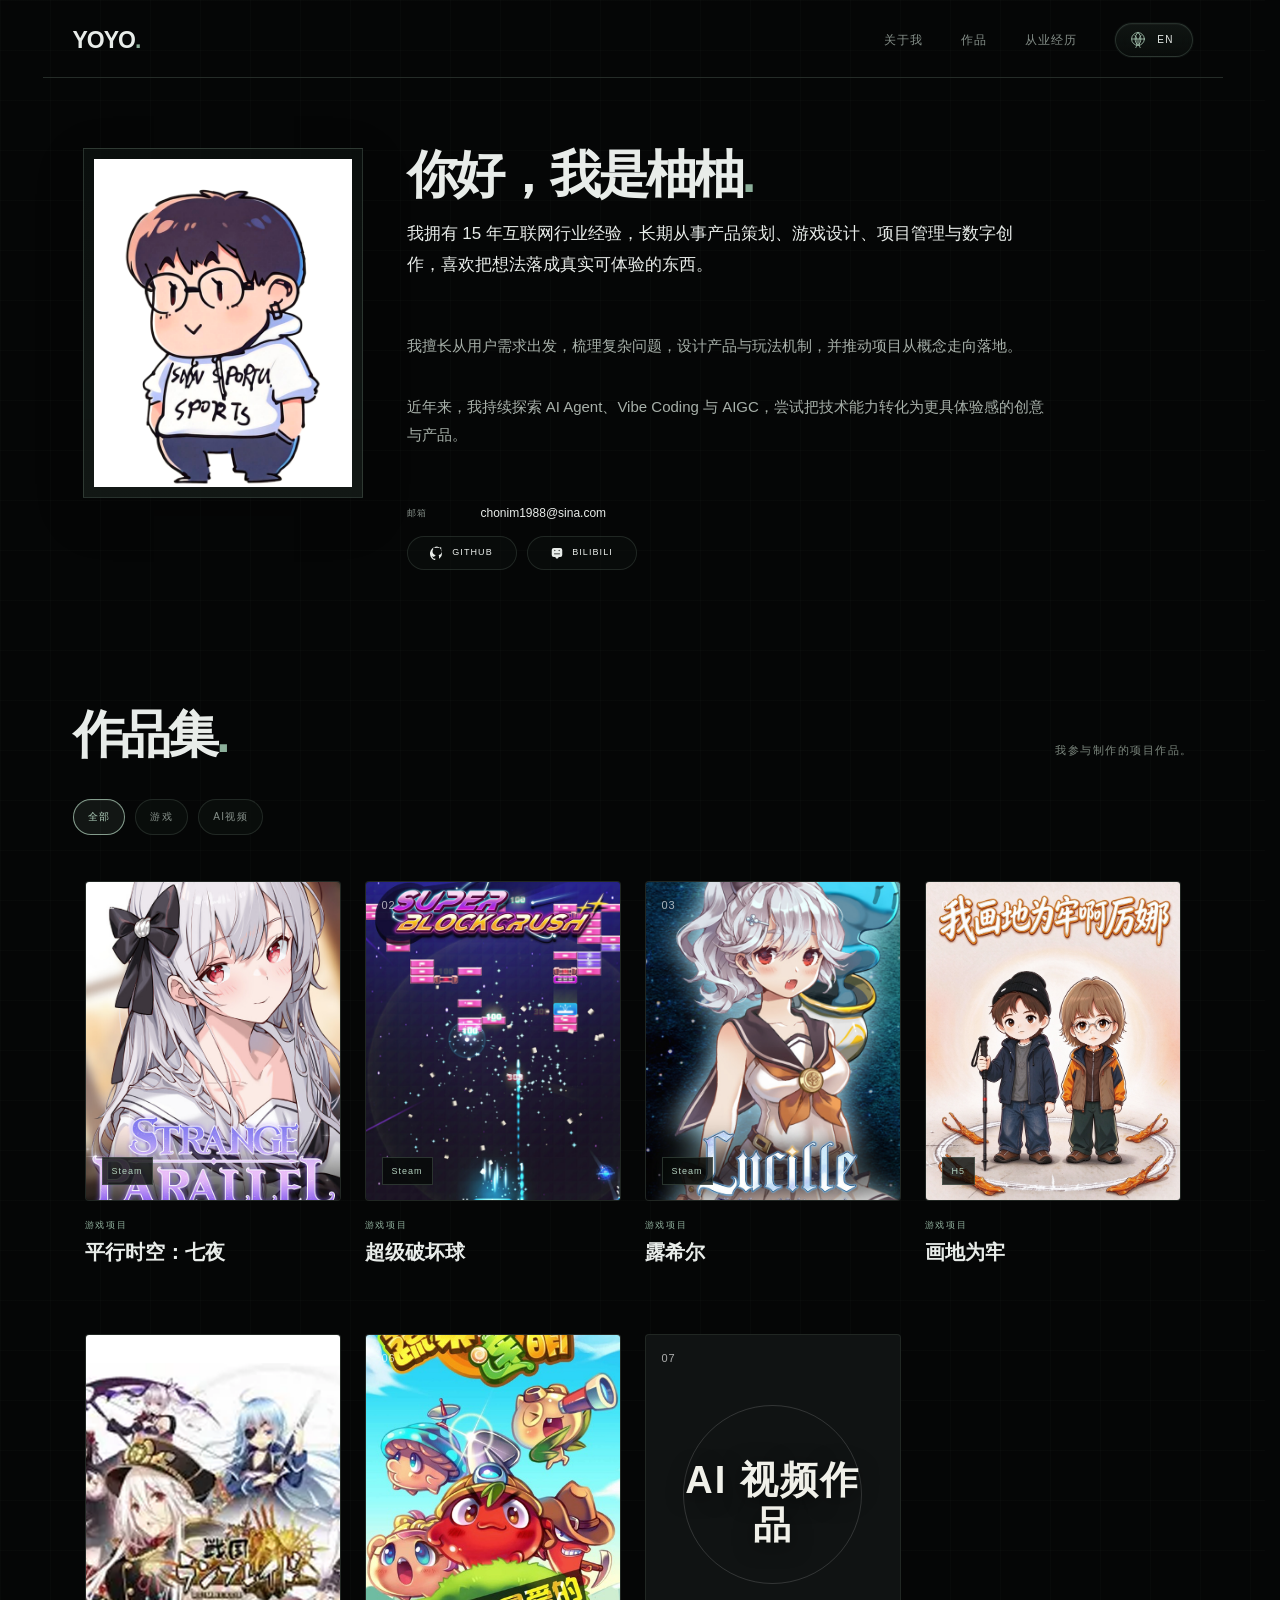
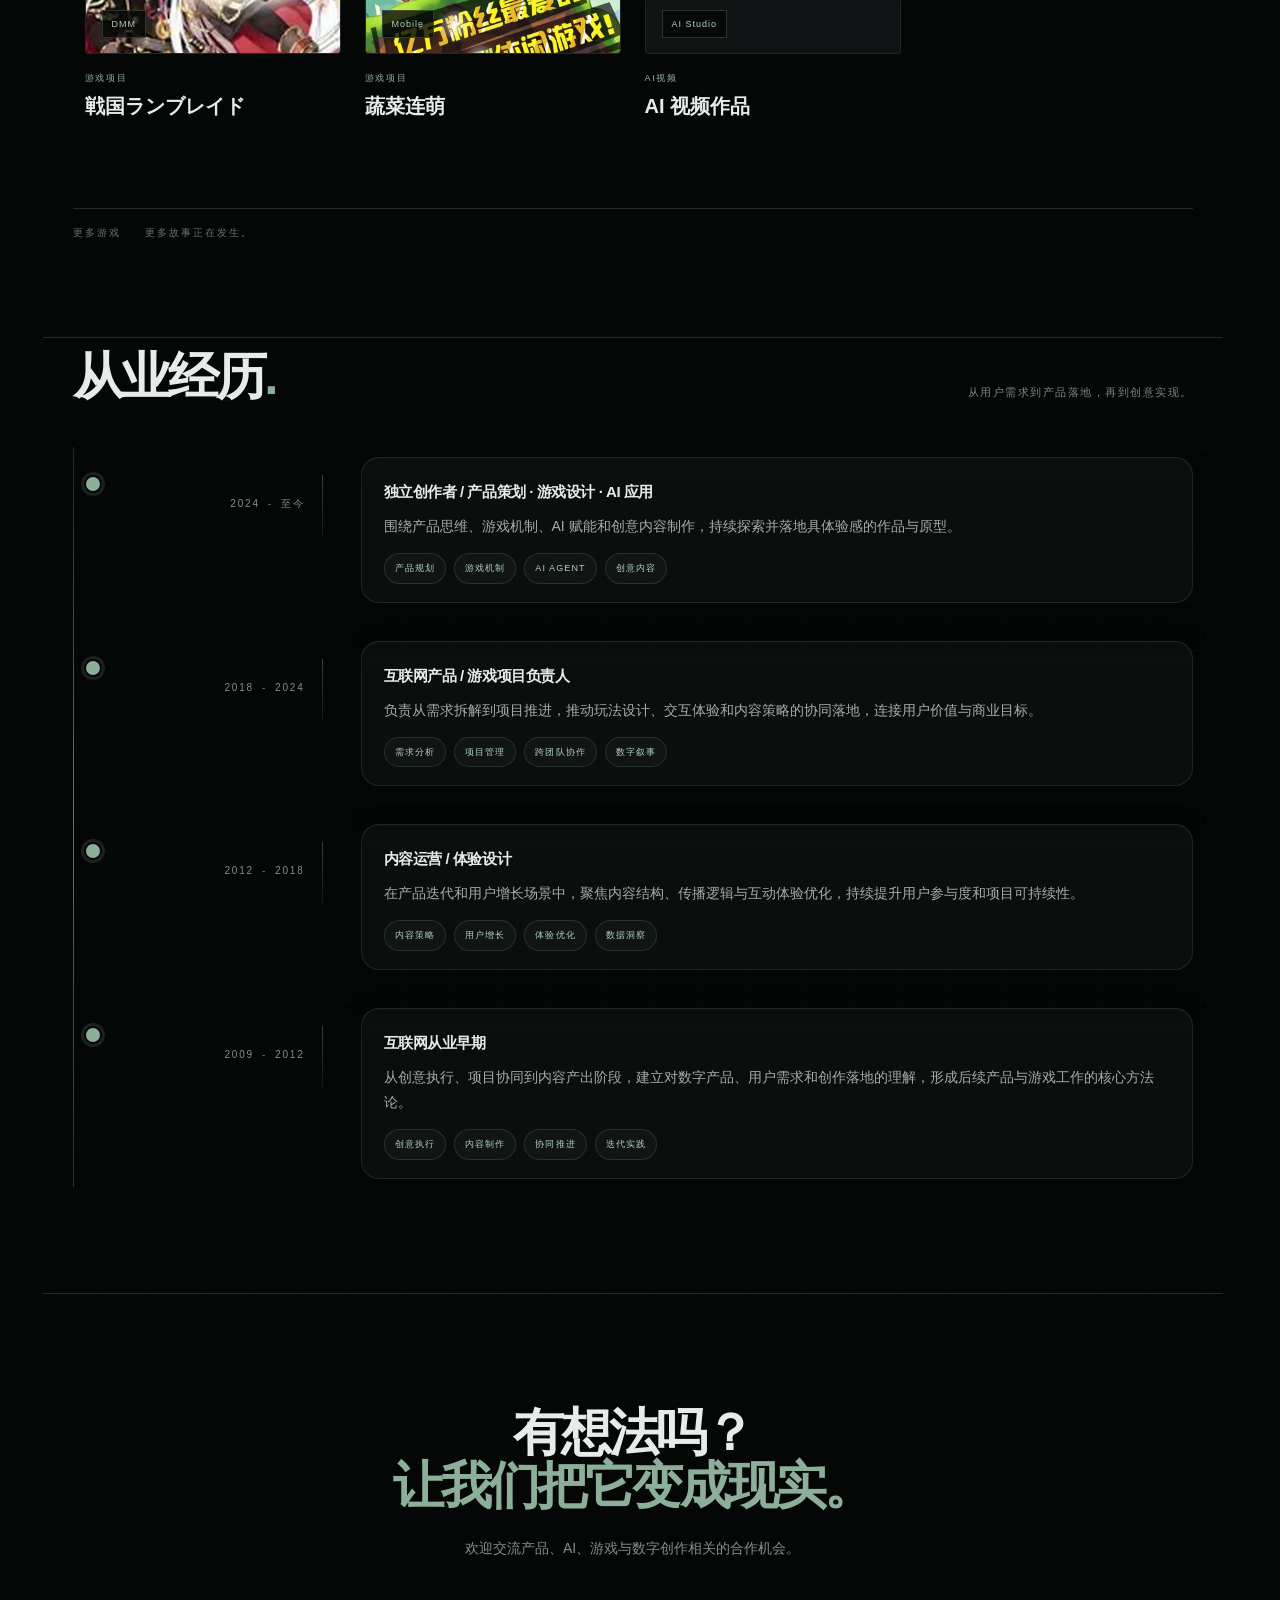
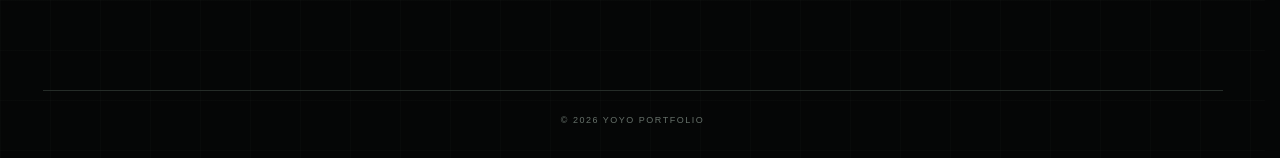
<file: index.html>
<!DOCTYPE html>
<html lang="zh-CN">
<head>
    <meta charset="UTF-8">
    <meta name="viewport" content="width=device-width, initial-scale=1.0">
    <meta name="description" content="个人作品集，展示产品策划、游戏设计、AI探索与数字创作实践。">
    <title>yoyo's Portfolio</title>
    <link rel="stylesheet" href="style.css">
</head>
<body>

    <!-- Navigation -->
    <header class="navbar">
        <a href="#" class="logo">YOYO<span>.</span></a>

        <button class="menu-toggle" id="menuToggle" aria-label="打开导航菜单">
            <span></span>
            <span></span>
        </button>

<nav class="nav-links" id="navLinks">
        <a href="#about" data-i18n="navAbout">About</a>
        <a href="#works" data-i18n="navWorks">Works</a>
        <a href="#expertise" data-i18n="navExpertise">Expertise</a>
        <!-- <a href="#contact" data-i18n="navContact">Contact</a> -->

        <div class="language-switch" aria-label="Language selection">
            <button type="button" class="lang-trigger" aria-label="Switch language">
                <svg class="lang-globe" viewBox="0 0 24 24" aria-hidden="true" focusable="false">
                    <circle cx="12" cy="12" r="8.5"></circle>
                    <path d="M4 12h16M12 3.5c2.5 2.3 3.8 5.1 3.8 8.5S14.5 18.2 12 20.5C9.5 18.2 8.2 15.4 8.2 12S9.5 5.8 12 3.5Z"></path>
                    <path d="M8 7.2c1.8 1.6 2.8 4.2 2.8 8.8s-1 7.2-2.8 8.8M16 7.2c-1.8 1.6-2.8 4.2-2.8 8.8s1 7.2 2.8 8.8"></path>
                </svg>
                <span class="lang-current" data-lang-label>中文</span>
            </button>
        </div>
</nav>
    </header>

    <main>

        <!-- About -->
        <section class="section about-section" id="about">
            <div class="about-layout">
                <div class="about-avatar-panel">
                    <div class="about-avatar-frame">
                        <img src="assets\avatar.png" alt="Portrait of Yoyo" />
                    </div>
                </div>

                <div class="about-copy">
                    <h2 data-i18n="aboutGreeting" data-i18n-html="true">Hello, I'm YoYo<span class="accent">.</span></h2>

                    <p class="about-lead" data-i18n="aboutLead">
                        我拥有 15 年互联网行业经验，长期从事产品策划、游戏设计、项目管理与数字创作，喜欢把想法落成真实可体验的东西。
                    </p>

                    <div class="about-text">
                        <p data-i18n="aboutText1">
                            我擅长从用户需求出发，梳理复杂问题，设计产品与玩法机制，并推动项目从概念走向落地。
                        </p>
                        <p data-i18n="aboutText2">
                            近年来，我持续探索 AI Agent、Vibe Coding 与 AIGC，尝试把技术能力转化为更具体验感的创意与产品。
                        </p>
                    </div>

                    <div class="about-links about-contact-list" aria-label="Contact channels">
                        <div class="contact-stack">
                            <div class="contact-row">
                                <span class="contact-label" data-i18n="contactEmailLabel">Email</span>
                                <a href="mailto:chonim1988@sina.com?subject=Portfolio%20Contact&body=Hello%20YoYo%2C%20I%20would%20like%20to%20reach%20out." class="contact-value">chonim1988@sina.com</a>
                            </div>
                            <!-- <div class="contact-row">
                                <span class="contact-label" data-i18n="contactXiaohongshuLabel">Xiaohongshu</span>
                                <span class="contact-value">@yoyoL303</span>
                            </div>
                            <div class="contact-row">
                                <span class="contact-label" data-i18n="contactPhoneLabel">Phone</span>
                                <a href="tel:+8613800000000" class="contact-value">+86 138 0000 0000</a>
                            </div>  -->
                        </div>

                        <div class="social-buttons-row" aria-label="Social links">
                            <a href="https://github.com/yoyoL-303" target="_blank" rel="noreferrer" class="about-link about-link-github" aria-label="GitHub">
                                <svg viewBox="0 0 24 24" aria-hidden="true" focusable="false">
                                    <path d="M12 .9a12 12 0 0 0-3.8 23.4c.6.1.8-.3.8-.6v-2.1c-3.3.7-4-1.6-4-1.6-.5-1.3-1.2-1.7-1.2-1.7-1-.7.1-.7.1-.7 1.1.1 1.7 1.2 1.7 1.2 1 .1 2.8-1.3 3.4-2 .2-.7.5-1.2.9-1.5-2.7-.3-5.6-1.4-5.6-6.3 0-1.4.5-2.6 1.3-3.5-.1-.3-.6-1.6.1-3.2 0 0 1.1-.4 3.5 1.3a11.8 11.8 0 0 1 6.3 0c2.4-1.7 3.5-1.3 3.5-1.3.7 1.6.2 2.9.1 3.2.8.9 1.3 2.1 1.3 3.5 0 4.9-2.9 6-5.7 6.3.4.4.8 1.1.8 2.3v3.4c0 .3.2.7.8.6A12 12 0 0 0 12 .9Z"></path>
                                </svg>
                                <span>GitHub</span>
                            </a>
                            <!-- <a href="https://x.com/yoyoL303" target="_blank" rel="noreferrer" class="about-link about-link-social" aria-label="X">
                                <svg viewBox="0 0 24 24" aria-hidden="true" focusable="false">
                                    <path d="M18.9 2h3.4l-7.5 8.5L22.8 22h-6.8l-5.3-7.3L4.7 22H1.3l8-9.1L1.2 2h7l4.8 6.8L18.9 2Zm-1.2 18h1.9L7.1 3.9H5.1L17.7 20Z"></path>
                                </svg>
                                <span>X</span>
                            </a> -->
                            <a href="https://space.bilibili.com/902904" target="_blank" rel="noreferrer" class="about-link about-link-social" aria-label="Bilibili">
                                <svg viewBox="0 0 24 24" aria-hidden="true" focusable="false">
                                    <path d="M17.5 3.5H6.5A3.5 3.5 0 0 0 3 7v8.5A3.5 3.5 0 0 0 6.5 19H9l1.5 2.5h3L15 19h2.5A3.5 3.5 0 0 0 21 15.5V7a3.5 3.5 0 0 0-3.5-3.5Zm-1.8 3.1 1.2 1.2-1.2 1.2-1.2-1.2 1.2-1.2Zm-7.4 0 1.2 1.2-1.2 1.2-1.2-1.2 1.2-1.2ZM7 12.7h10v1.6H7v-1.6Z"></path>
                                </svg>
                                <span>Bilibili</span>
                            </a>
                        </div>
                    </div>
                </div>
            </div>
        </section>

        
<!-- Game Library -->
<section class="section works-section game-library-section" id="works">
    <div class="section-heading">
        <div>
            <h2 data-i18n="worksTitle" data-i18n-html="true">Game Library<span class="accent">.</span></h2>
        </div>
        <p data-i18n="worksIntro" data-i18n-html="true">
            A collection of games<br>
            I've worked on and brought to life.
        </p>
    </div>

    <div class="work-filter-bar" id="workFilterBar" aria-label="作品筛选"></div>

    <!-- 游戏封面由 JavaScript 自动生成 -->
    <div class="game-grid" id="gameGrid">
        <!-- Loading placeholder -->
    </div>

    <div class="library-footer">
        <span data-i18n="libraryFooterMore">MORE PROJECTS</span>
        <span data-i18n="libraryFooterStories">MORE STORIES TO COME.</span>
    </div>
</section>

<!-- Game Detail Modal -->
<div class="game-modal" id="gameModal" aria-hidden="true">
    <div class="game-modal-backdrop" id="modalBackdrop"></div>

    <div class="game-modal-panel" role="dialog"
         aria-modal="true" aria-labelledby="modalTitle">

        <button class="modal-close" id="modalClose"
                aria-label="Close">×</button>

        <div class="modal-content" id="modalContent">
            <!-- 游戏详情由 JavaScript 自动生成 -->
        </div>

    </div>
</div>

<button class="scroll-top-badge" id="scrollTopBadge" type="button" aria-label="Back to top">
    <span class="scroll-top-text">TOP</span>
    <span class="scroll-top-arrow">↑</span>
</button>

        <!-- Hero
        <section class="hero">
            <div class="hero-label" data-i18n="heroLabel" data-i18n-html="true">
                <span class="status-dot"></span>
                从业经历
            </div>

            <h1 data-i18n="heroTitle" data-i18n-html="true">
                Ideas into<br>
                <span class="outline-text">Experiences.</span>
            </h1>

            <p class="hero-description" data-i18n="heroDescription" data-i18n-html="true">
                从想法，到真实体验。<br>
                探索产品设计、AI 应用与数字创作的更多可能。
            </p>

            <div class="hero-meta">
                <span data-i18n="heroMeta1">15 YEARS IN INTERNET INDUSTRY</span>
                <span data-i18n="heroMeta2">BASED IN SHANGHAI · OPEN TO REMOTE</span>
            </div>
        </section> -->

        <!-- Expertise -->
        <section class="section expertise-section" id="expertise">
            <div class="section-heading">
                <div>
                    <h2 data-i18n="expertiseTitle" data-i18n-html="true">From Experience<span class="accent">.</span></h2>
                </div>
                <p data-i18n="expertiseIntro" data-i18n-html="true">从用户需求到产品落地，再到创意实现。</p>
            </div>

            <div class="experience-timeline">
                <article class="experience-item">
                    <div class="experience-time">
                        <span>2024</span>
                        <span class="date-separator">-</span>
                        <span>至今</span>
                    </div>
                    <div class="experience-card">
                        <div class="experience-role" data-i18n="experience2024Role">独立创作者 / 产品策划 · 游戏设计 · AI 应用</div>
                        <p data-i18n="experience2024Text">围绕产品思维、游戏机制、AI 赋能和创意内容制作，持续探索并落地具体验感的作品与原型。</p>
                        <ul class="experience-tags">
                            <li data-i18n="experience2024Tag1">产品规划</li>
                            <li data-i18n="experience2024Tag2">游戏机制</li>
                            <li data-i18n="experience2024Tag3">AI Agent</li>
                            <li data-i18n="experience2024Tag4">创意内容</li>
                        </ul>
                    </div>
                </article>

                <article class="experience-item">
                    <div class="experience-time">
                        <span>2018</span>
                        <span class="date-separator">-</span>
                        <span>2024</span>
                    </div>
                    <div class="experience-card">
                        <div class="experience-role" data-i18n="experience2018Role">互联网产品 / 游戏项目负责人</div>
                        <p data-i18n="experience2018Text">负责从需求拆解到项目推进，推动玩法设计、交互体验和内容策略的协同落地，连接用户价值与商业目标。</p>
                        <ul class="experience-tags">
                            <li data-i18n="experience2018Tag1">需求分析</li>
                            <li data-i18n="experience2018Tag2">项目管理</li>
                            <li data-i18n="experience2018Tag3">跨团队协作</li>
                            <li data-i18n="experience2018Tag4">数字叙事</li>
                        </ul>
                    </div>
                </article>

                <article class="experience-item">
                    <div class="experience-time">
                        <span>2012</span>
                        <span class="date-separator">-</span>
                        <span>2018</span>
                    </div>
                    <div class="experience-card">
                        <div class="experience-role" data-i18n="experience2012Role">内容运营 / 体验设计</div>
                        <p data-i18n="experience2012Text">在产品迭代和用户增长场景中，聚焦内容结构、传播逻辑与互动体验优化，持续提升用户参与度和项目可持续性。</p>
                        <ul class="experience-tags">
                            <li data-i18n="experience2012Tag1">内容策略</li>
                            <li data-i18n="experience2012Tag2">用户增长</li>
                            <li data-i18n="experience2012Tag3">体验优化</li>
                            <li data-i18n="experience2012Tag4">数据洞察</li>
                        </ul>
                    </div>
                </article>

                <article class="experience-item">
                    <div class="experience-time">
                        <span>2009</span>
                        <span class="date-separator">-</span>
                        <span>2012</span>
                    </div>
                    <div class="experience-card">
                        <div class="experience-role" data-i18n="experience2009Role">互联网从业早期</div>
                        <p data-i18n="experience2009Text">从创意执行、项目协同到内容产出阶段，建立对数字产品、用户需求和创作落地的理解，形成后续产品与游戏工作的核心方法论。</p>
                        <ul class="experience-tags">
                            <li data-i18n="experience2009Tag1">创意执行</li>
                            <li data-i18n="experience2009Tag2">内容制作</li>
                            <li data-i18n="experience2009Tag3">协同推进</li>
                            <li data-i18n="experience2009Tag4">迭代实践</li>
                        </ul>
                    </div>
                </article>
            </div>
        </section>

        <section class="section contact-section" id="contact">
            <h2 data-i18n="contactTitle" data-i18n-html="true">Have an idea?<br><span>Let's make it real.</span></h2>
            <p data-i18n="contactText">欢迎交流产品、AI、游戏与数字创作相关的合作机会。</p>
            
        </section>

    </main>

    <!-- Footer -->
    <footer class="footer">
        <span data-i18n="footerTag">© 2026 YOYO PORTFOLIO</span>
    </footer>

    <script src="translations.js"></script>
    <script src="script.js"></script>
    <script src="games.js"></script>
    <script src="game-library.js"></script>
</body>
</html>
</file>
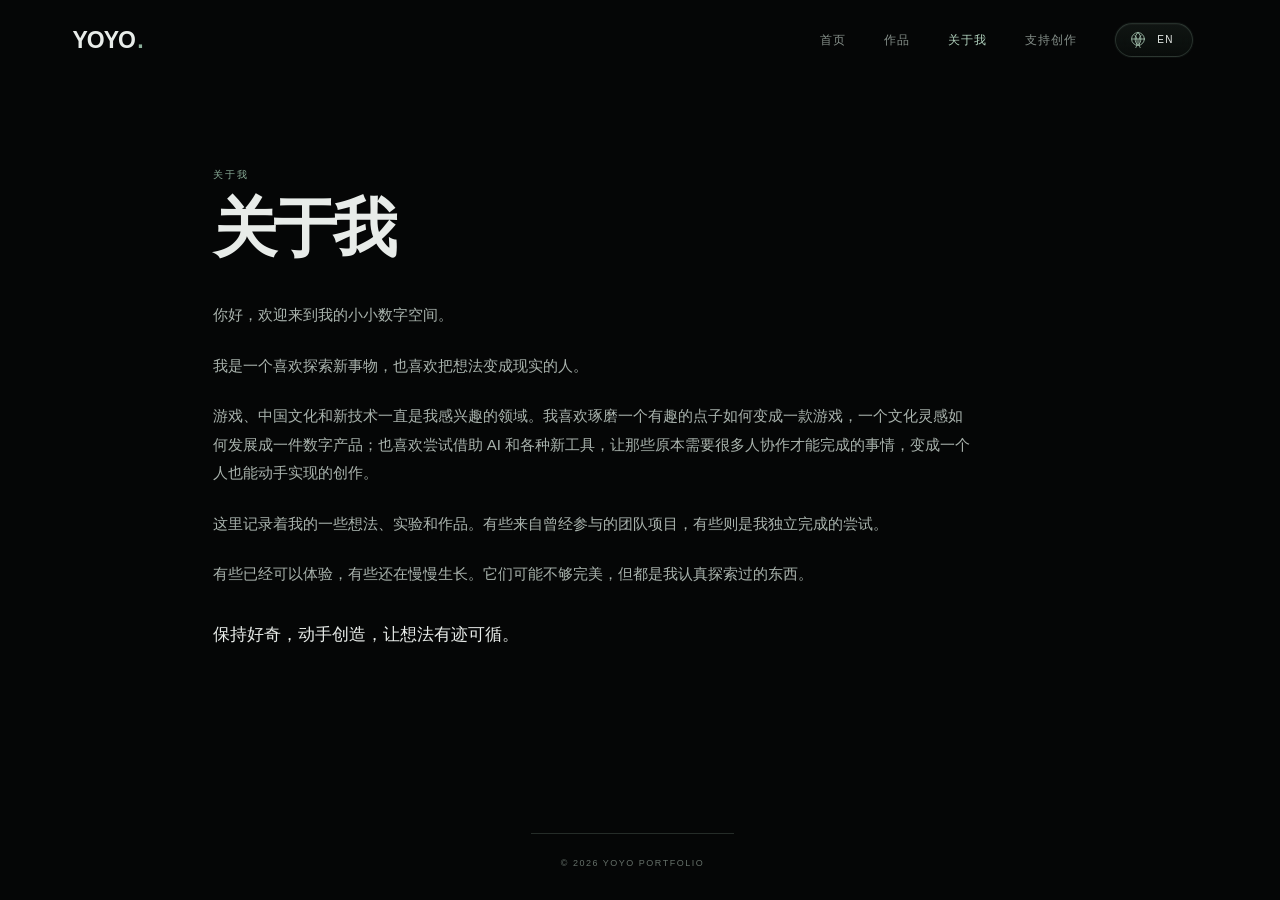
<file: about/index.html>
<!DOCTYPE html>
<html lang="zh-CN">
<head>
    <meta charset="UTF-8">
    <meta name="viewport" content="width=device-width, initial-scale=1.0">
    <meta name="description" content="About YoYo: a personal digital space for ideas, experiments, and creative exploration.">
    <title>About | YOYO</title>
    <link rel="stylesheet" href="../style.css">
    <link rel="stylesheet" href="../site-theme.css">
    <link rel="stylesheet" href="./about.css">
</head>
<body class="about-page">
    <header class="navbar">
        <a href="../index.html" class="logo">YOYO<span>.</span></a>

        <button class="menu-toggle" id="menuToggle" aria-label="打开导航菜单" aria-expanded="false">
            <span></span>
            <span></span>
        </button>

        <nav class="nav-links" id="navLinks">
            <a href="../index.html" data-i18n="navHome">Home</a>
            <a href="../works/index.html" data-i18n="navWorks">Works</a>
            <a href="./index.html" class="active" data-i18n="navAbout">About</a>
            <a href="../support/index.html" data-i18n="navSupport">Support</a>

            <div class="language-switch" aria-label="Language selection">
                <button type="button" class="lang-trigger" aria-label="Switch language">
                    <svg class="lang-globe" viewBox="0 0 24 24" aria-hidden="true" focusable="false">
                        <circle cx="12" cy="12" r="8.5"></circle>
                        <path d="M4 12h16M12 3.5c2.5 2.3 3.8 5.1 3.8 8.5S14.5 18.2 12 20.5C9.5 18.2 8.2 15.4 8.2 12S9.5 5.8 12 3.5Z"></path>
                        <path d="M8 7.2c1.8 1.6 2.8 4.2 2.8 8.8s-1 7.2-2.8 8.8M16 7.2c-1.8 1.6-2.8 4.2-2.8 8.8s1 7.2 2.8 8.8"></path>
                    </svg>
                    <span class="lang-current" data-lang-label>中文</span>
                </button>
            </div>
        </nav>
    </header>

    <main class="about-page-main site-container">
        <section class="about-page-section">
            <div class="about-page-header">
                <p class="about-page-eyebrow" data-i18n="aboutPageEyebrow">About Me</p>
                <h1 data-i18n="aboutPageTitle">About Me</h1>
            </div>

            <div class="about-page-content">
                <p data-i18n="aboutPageText1">你好，欢迎来到我的小小数字空间。</p>
                <p data-i18n="aboutPageText2">我是一个喜欢探索新事物，也喜欢把想法变成现实的人。</p>
                <p data-i18n="aboutPageText3">游戏、中国文化和新技术一直是我感兴趣的领域。我喜欢琢磨一个有趣的点子如何变成一款游戏，一个文化灵感如何发展成一件数字产品；也喜欢尝试借助 AI 和各种新工具，让那些原本需要很多人协作才能完成的事情，变成一个人也能动手实现的创作。</p>
                <p data-i18n="aboutPageText4">这里记录着我的一些想法、实验和作品。有些来自曾经参与的团队项目，有些则是我独立完成的尝试。</p>
                <p data-i18n="aboutPageText5">有些已经可以体验，有些还在慢慢生长。它们可能不够完美，但都是我认真探索过的东西。</p>
                <p class="about-page-signature" data-i18n="aboutPageText6">保持好奇，动手创造，让想法有迹可循。</p>
            </div>
        </section>
    </main>

    <footer class="footer">
        <span data-i18n="footerTag">© 2026 YOYO PORTFOLIO</span>
    </footer>

    <script src="../translations.js"></script>
    <script src="../site-common.js"></script>
</body>
</html>
</file>
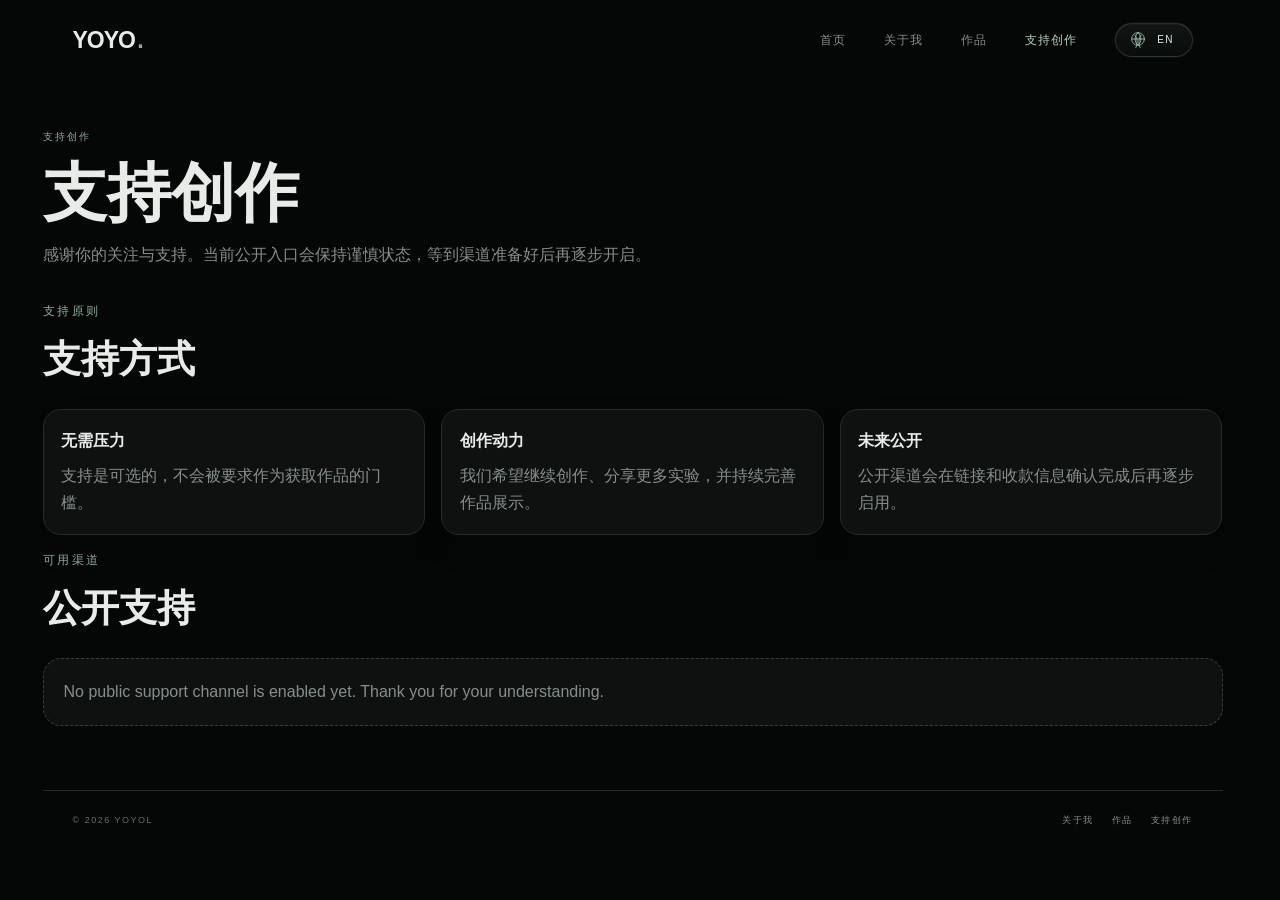
<file: support/index.html>
<!DOCTYPE html>
<html lang="en">
  <head>
    <meta charset="UTF-8" />
    <meta name="viewport" content="width=device-width, initial-scale=1.0" />
    <title>Support | Personal Digital Space</title>
    <meta name="description" content="Support page with future-ready donation channels." />
    <link rel="icon" type="image/png" href="../assets/favicon.png" />
    <link rel="stylesheet" href="../style.css" />
    <link rel="stylesheet" href="../site-theme.css" />
    <link rel="stylesheet" href="./support.css" />
  </head>
  <body class="support-page">
    <div class="page-shell">
      <header class="navbar">
        <a href="../index.html" class="logo">YOYO<span>.</span></a>

        <button class="menu-toggle" id="menuToggle" aria-label="打开导航菜单" aria-expanded="false">
          <span></span>
          <span></span>
        </button>

        <nav class="nav-links" id="navLinks" aria-label="Main navigation">
          <a href="../index.html" data-i18n="navHome">Home</a>
          <a href="../about/index.html" data-i18n="navAbout">About</a>
          <a href="../works/index.html" data-i18n="navWorks">Works</a>
          <a href="./index.html" class="active" data-i18n="navSupport">Support</a>

          <div class="language-switch" aria-label="Language selection">
            <button type="button" class="lang-trigger" aria-label="Switch language">
              <svg class="lang-globe" viewBox="0 0 24 24" aria-hidden="true" focusable="false">
                <circle cx="12" cy="12" r="8.5"></circle>
                <path d="M4 12h16M12 3.5c2.5 2.3 3.8 5.1 3.8 8.5S14.5 18.2 12 20.5C9.5 18.2 8.2 15.4 8.2 12S9.5 5.8 12 3.5Z"></path>
                <path d="M8 7.2c1.8 1.6 2.8 4.2 2.8 8.8s-1 7.2-2.8 8.8M16 7.2c-1.8 1.6-2.8 4.2-2.8 8.8s1 7.2 2.8 8.8"></path>
              </svg>
              <span class="lang-current" data-lang-label>中文</span>
            </button>
          </div>
        </nav>
      </header>

      <main class="support-main site-container">
        <section class="support-intro">
          <p class="eyebrow" data-i18n="supportEyebrow">Support</p>
          <h1 data-i18n="supportPageTitle">Support the creative work</h1>
          <p class="lead" data-i18n="supportIntro">
            Thank you for your interest in supporting the project. The current setup keeps the donation entry intentionally off until a channel is ready to be public.
          </p>
        </section>

        <section class="support-principles" aria-labelledby="support-principles-title">
          <div class="section-header">
            <p class="section-kicker" data-i18n="supportPrinciplesLabel">Support principle</p>
            <h2 id="support-principles-title" data-i18n="supportPrinciplesTitle">How support works</h2>
          </div>

          <div class="principles-grid">
            <article class="principle-card">
              <h3 data-i18n="supportPrincipleOneTitle">No pressure</h3>
              <p data-i18n="supportPrincipleOneText">Support is optional and never required for access to the work.</p>
            </article>
            <article class="principle-card">
              <h3 data-i18n="supportPrincipleTwoTitle">Creative motivation</h3>
              <p data-i18n="supportPrincipleTwoText">The goal is to keep making things, sharing experiments, and improving the portfolio.</p>
            </article>
            <article class="principle-card">
              <h3 data-i18n="supportPrincipleThreeTitle">Transparent future launch</h3>
              <p data-i18n="supportPrincipleThreeText">Public channels will only appear after the link and payment details are confirmed and ready.</p>
            </article>
          </div>
        </section>

        <section class="support-section" aria-labelledby="support-title">
          <div class="section-header">
            <p class="section-kicker" data-i18n="supportChannelsLabel">Available channels</p>
            <h2 id="support-title" data-i18n="supportChannelsTitle">Public support</h2>
          </div>

          <div id="supportList" class="support-list"></div>
        </section>
      </main>

      <footer class="site-footer">
        <div class="footer-row">
          <p>© 2026 yoyoL</p>
          <div class="footer-links">
            <a href="../about/index.html" data-i18n="navAbout">About</a>
            <a href="../works/index.html" data-i18n="navWorks">Works</a>
            <a href="./index.html" data-i18n="navSupport">Support</a>
          </div>
        </div>
      </footer>
    </div>

    <script src="../translations.js"></script>
    <script src="../site-common.js"></script>
    <script src="./support-config.js"></script>
    <script src="./support.js"></script>
  </body>
</html>
</file>
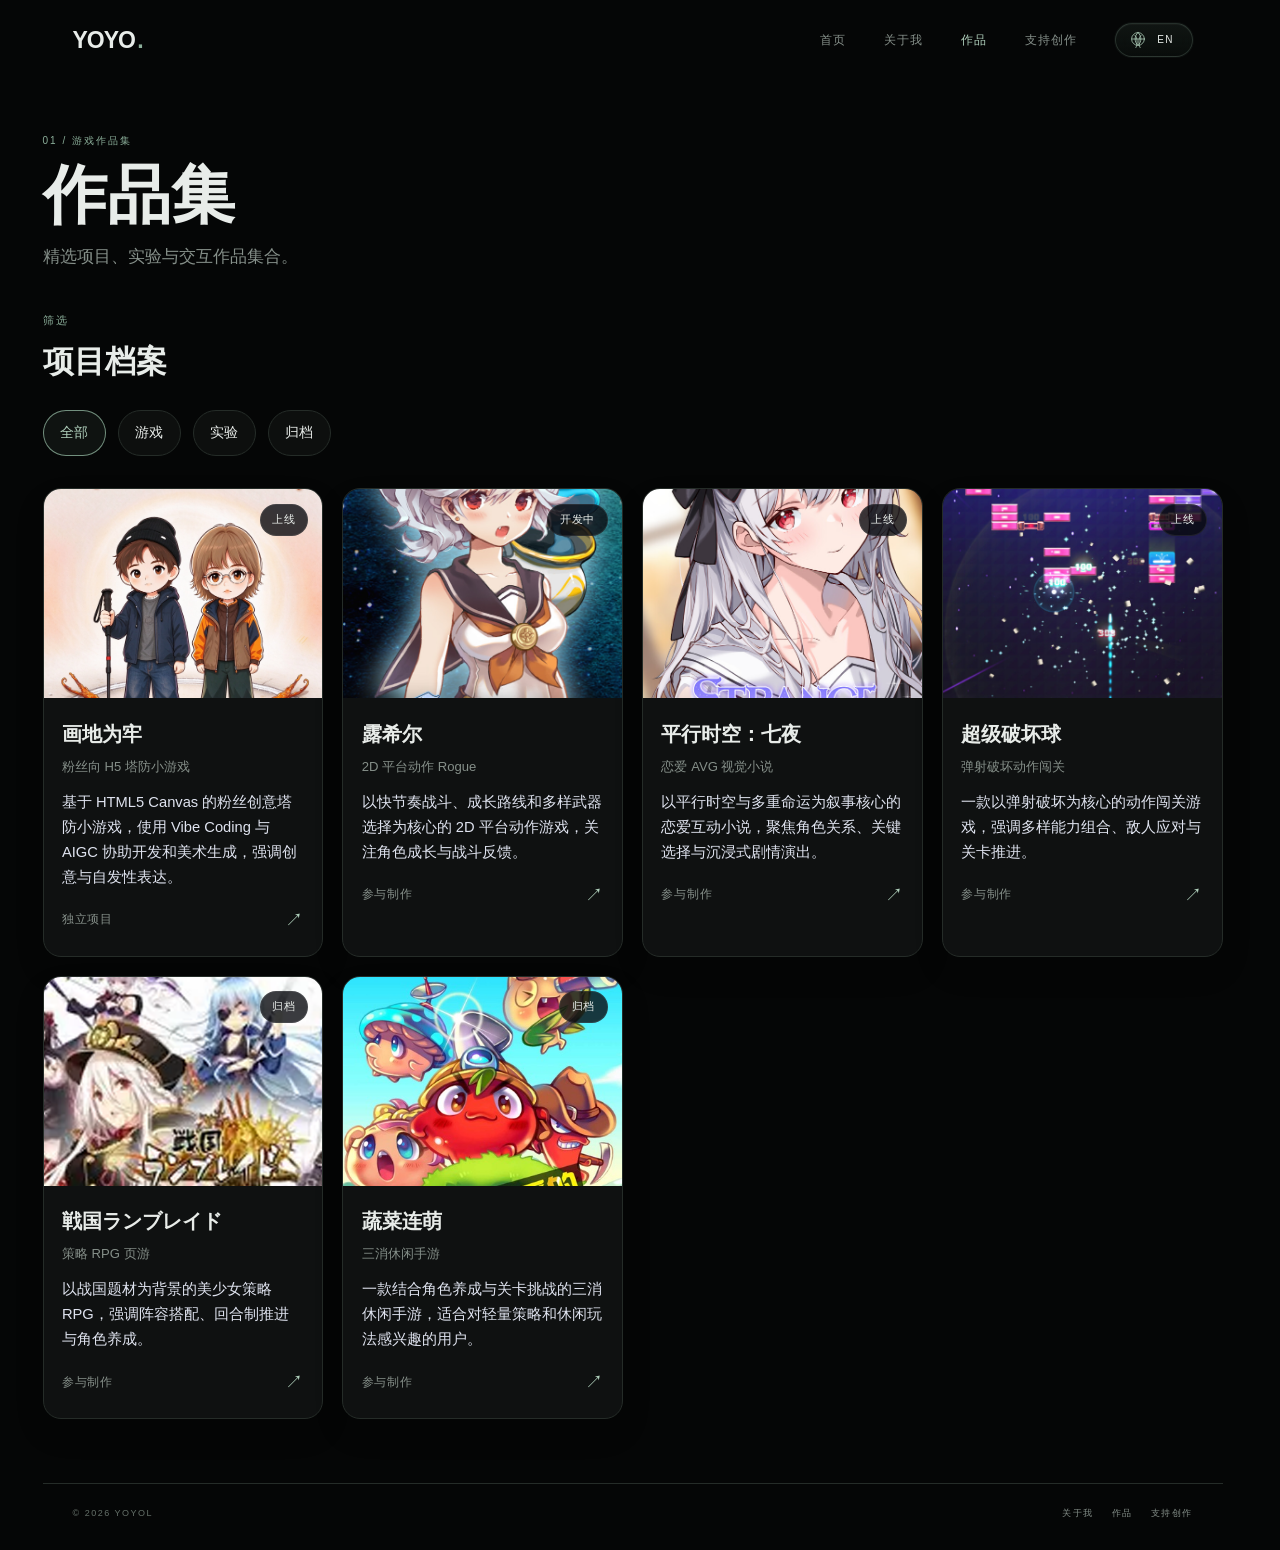
<file: works/index.html>
<!DOCTYPE html>
<html lang="en">
  <head>
    <meta charset="UTF-8" />
    <meta name="viewport" content="width=device-width, initial-scale=1.0" />
    <title>Works | Personal Digital Space</title>
    <meta
      name="description"
      content="Works archive and selected project highlights from the portfolio."
    />
    <link rel="icon" type="image/png" href="../assets/favicon.png" />
    <link rel="stylesheet" href="../style.css" />
    <link rel="stylesheet" href="../site-theme.css" />
    <link rel="stylesheet" href="./works.css" />
  </head>
  <body class="works-page">
    <div class="page-shell">
      <header class="navbar">
        <a href="../index.html" class="logo">YOYO<span>.</span></a>

        <button class="menu-toggle" id="menuToggle" aria-label="打开导航菜单" aria-expanded="false">
          <span></span>
          <span></span>
        </button>

        <nav class="nav-links" id="navLinks" aria-label="Main navigation">
          <a href="../index.html" data-i18n="navHome">Home</a>
          <a href="../about/index.html" data-i18n="navAbout">About</a>
          <a href="./index.html" class="active" data-i18n="navWorks">Works</a>
          <a href="../support/index.html" data-i18n="navSupport">Support</a>

          <div class="language-switch" aria-label="Language selection">
            <button type="button" class="lang-trigger" aria-label="Switch language">
              <svg class="lang-globe" viewBox="0 0 24 24" aria-hidden="true" focusable="false">
                <circle cx="12" cy="12" r="8.5"></circle>
                <path d="M4 12h16M12 3.5c2.5 2.3 3.8 5.1 3.8 8.5S14.5 18.2 12 20.5C9.5 18.2 8.2 15.4 8.2 12S9.5 5.8 12 3.5Z"></path>
                <path d="M8 7.2c1.8 1.6 2.8 4.2 2.8 8.8s-1 7.2-2.8 8.8M16 7.2c-1.8 1.6-2.8 4.2-2.8 8.8s1 7.2 2.8 8.8"></path>
              </svg>
              <span class="lang-current" data-lang-label>中文</span>
            </button>
          </div>
        </nav>
      </header>

      <main class="works-page-main site-container">
        <section class="page-hero">
          <p class="eyebrow" data-i18n="worksEyebrow">01 / GAME COLLECTION</p>
          <h1 data-i18n="worksPageTitle">Works<span class="accent">.</span></h1>
          <p class="intro" data-i18n="worksPageIntro">
            Selected projects, experiments, and interactive media pieces.
          </p>
        </section>

        <section class="works-section" aria-labelledby="works-heading">
          <div class="section-heading-row">
            <div>
              <p class="section-kicker" data-i18n="worksFilterLabel">Filter</p>
              <h2 id="works-heading" data-i18n="worksOverviewTitle">Project archive</h2>
            </div>
          </div>

          <div id="worksFilters" class="works-filters" aria-label="Project filters"></div>
          <div id="worksGrid" class="works-grid" aria-live="polite"></div>
        </section>
      </main>

      <footer class="site-footer">
        <div class="footer-row">
          <p>© 2026 yoyoL</p>
          <div class="footer-links">
            <a href="../about/index.html" data-i18n="navAbout">About</a>
            <a href="./index.html" data-i18n="navWorks">Works</a>
            <a href="../support/index.html" data-i18n="navSupport">Support</a>
          </div>
        </div>
      </footer>
    </div>

    <script src="../translations.js"></script>
    <script src="../site-common.js"></script>
    <script src="./works-data.js"></script>
    <script src="./works.js"></script>
  </body>
</html>
</file>
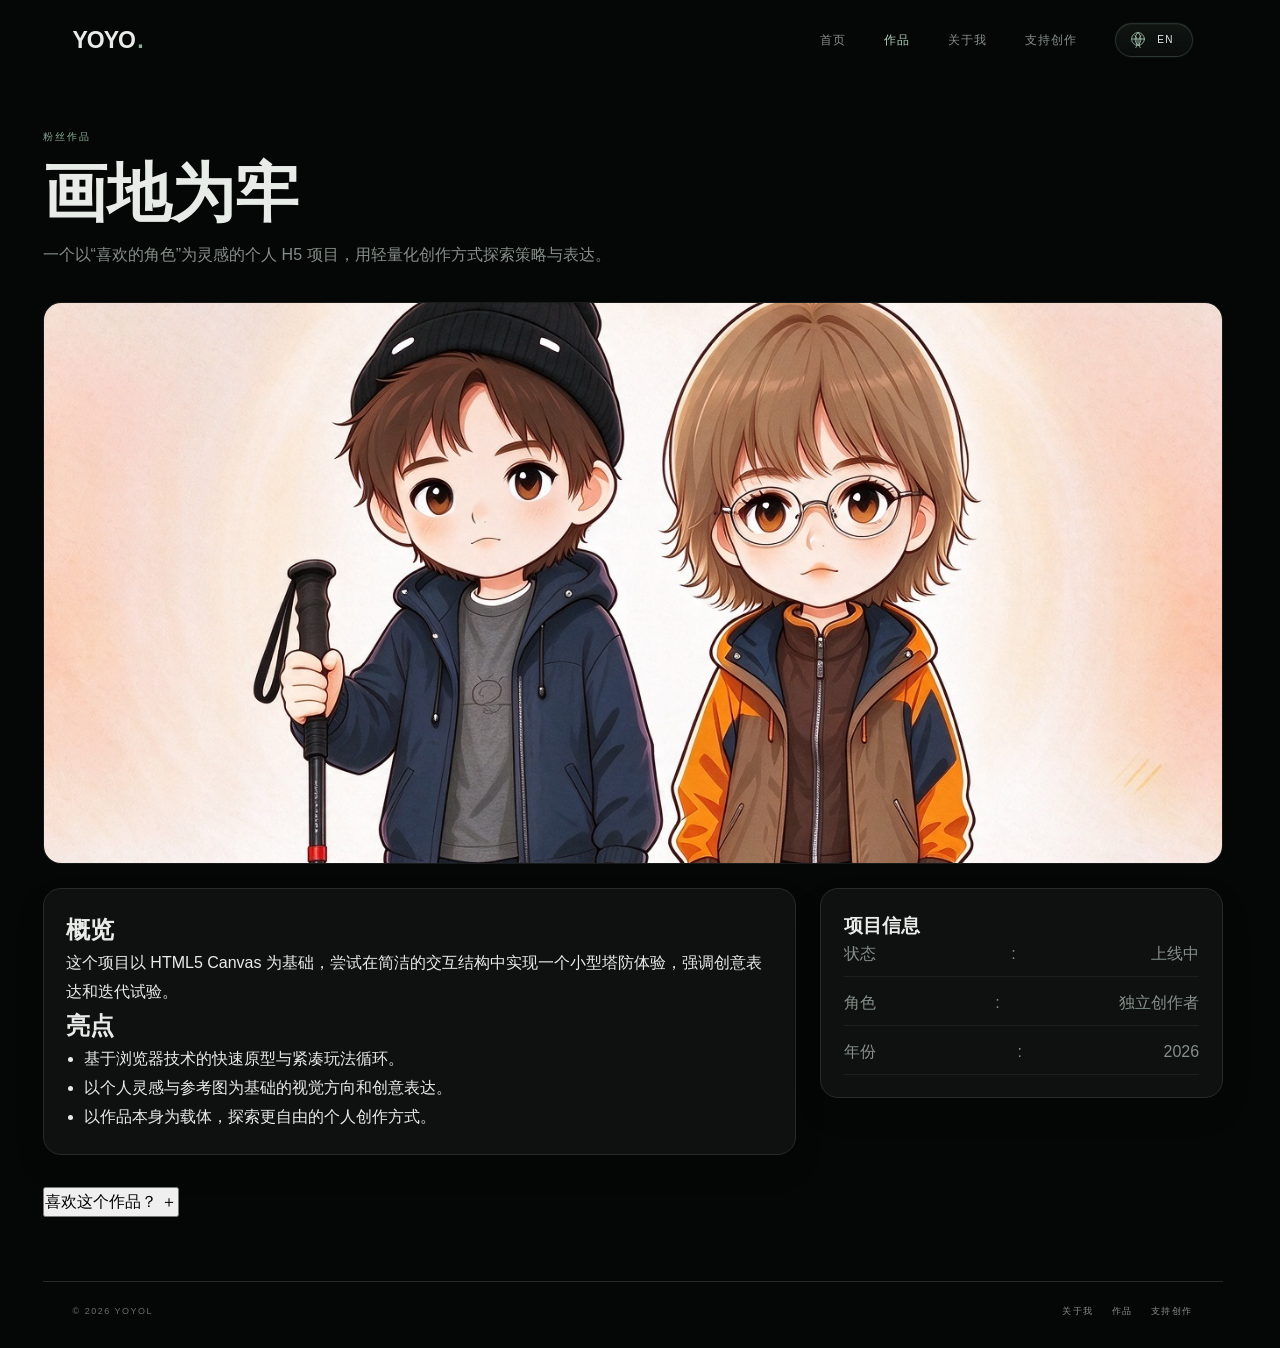
<file: works/projects/prisoner-of-love/index.html>
<!DOCTYPE html>
<html lang="en">
  <head>
    <meta charset="UTF-8" />
    <meta name="viewport" content="width=device-width, initial-scale=1.0" />
    <title>Prisoner of Love | Works</title>
    <meta
      name="description"
      content="Prisoner of Love project detail page featuring a fan-made H5 tower defense game."
    />
    <link rel="icon" type="image/png" href="../../../assets/favicon.png" />
    <link rel="stylesheet" href="../../../style.css" />
    <link rel="stylesheet" href="../../../site-theme.css" />
    <link rel="stylesheet" href="./project.css" />
  </head>
  <body class="project-page">
    <div class="page-shell">
      <header class="navbar">
        <a href="../../../index.html" class="logo">YOYO<span>.</span></a>

        <button class="menu-toggle" id="menuToggle" aria-label="打开导航菜单" aria-expanded="false">
          <span></span>
          <span></span>
        </button>

        <nav class="nav-links" id="navLinks" aria-label="Main navigation">
          <a href="../../../index.html" data-i18n="navHome">Home</a>
          <a href="../../index.html" class="active" data-i18n="navWorks">Works</a>
          <a href="../../../about/index.html" data-i18n="navAbout">About</a>
          <a href="../../../support/index.html" data-i18n="navSupport">Support</a>

          <div class="language-switch" aria-label="Language selection">
            <button type="button" class="lang-trigger" aria-label="Switch language">
              <svg class="lang-globe" viewBox="0 0 24 24" aria-hidden="true" focusable="false">
                <circle cx="12" cy="12" r="8.5"></circle>
                <path d="M4 12h16M12 3.5c2.5 2.3 3.8 5.1 3.8 8.5S14.5 18.2 12 20.5C9.5 18.2 8.2 15.4 8.2 12S9.5 5.8 12 3.5Z"></path>
                <path d="M8 7.2c1.8 1.6 2.8 4.2 2.8 8.8s-1 7.2-2.8 8.8M16 7.2c-1.8 1.6-2.8 4.2-2.8 8.8s1 7.2 2.8 8.8"></path>
              </svg>
              <span class="lang-current" data-lang-label>中文</span>
            </button>
          </div>
        </nav>
      </header>

      <main class="project-main site-container">
        <article class="project-article">
          <div class="project-hero">
            <p class="eyebrow" data-i18n="prisonerEyebrow">Fan-made Game</p>
            <h1 data-i18n="prisonerTitle">Prisoner of Love</h1>
            <p class="lede" data-i18n="prisonerIntro">
              A personal H5 project inspired by a favorite character and built as a playful, self-expressive tower defense experiment.
            </p>
          </div>

          <div class="project-media">
            <img src="../../../assets/games/prisoner of love/cover.jpeg" alt="Prisoner of Love cover" />
          </div>

          <div class="project-grid">
            <section class="project-copy">
              <h2 data-i18n="prisonerOverview">Overview</h2>
              <p data-i18n="prisonerOverviewText">
                This project uses a lightweight HTML5 canvas workflow to deliver a compact strategy game with a strong visual identity. It blends fan-made energy, playful UI design, and a build-your-own defense loop that emphasizes iteration and experimentation.
              </p>

              <h2 data-i18n="prisonerHighlights">Highlights</h2>
              <ul>
                <li data-i18n="prisonerItemOne">Rapid prototyping with browser-first tooling and a compact gameplay loop.</li>
                <li data-i18n="prisonerItemTwo">Aesthetic direction shaped by custom art references and creative iteration.</li>
                <li data-i18n="prisonerItemThree">A personal project that explores expression beyond traditional commercial production.</li>
              </ul>
            </section>

            <aside class="project-aside">
              <div class="info-card">
                <h3 data-i18n="projectMeta">Project Info</h3>
                <ul>
                  <li><span data-i18n="projectStatusLabel">Status</span>: <span data-i18n="prisonerStatusValue">Live</span></li>
                  <li><span data-i18n="projectRoleLabel">Role</span>: <span data-i18n="prisonerRoleValue">Independent Creator</span></li>
                  <li><span data-i18n="projectYearLabel">Year</span>: <span>2026</span></li>
                </ul>
              </div>
            </aside>
          </div>

          <div class="support-inline" data-support="compact" data-support-title-zh="喜欢这个作品？" data-support-title-en="Like this project?"></div>
        </article>
      </main>

      <footer class="site-footer">
        <div class="footer-row">
          <p>© 2026 yoyoL</p>
          <div class="footer-links">
            <a href="../../../about/index.html" data-i18n="navAbout">About</a>
            <a href="../../index.html" data-i18n="navWorks">Works</a>
            <a href="../../../support/index.html" data-i18n="navSupport">Support</a>
          </div>
        </div>
      </footer>
    </div>

    <script src="../../../translations.js"></script>
    <script src="../../../site-common.js"></script>
    <script src="../../../support/support-config.js"></script>
    <script src="../../../support/support.js"></script>
    <script src="./project.js"></script>
  </body>
</html>
</file>
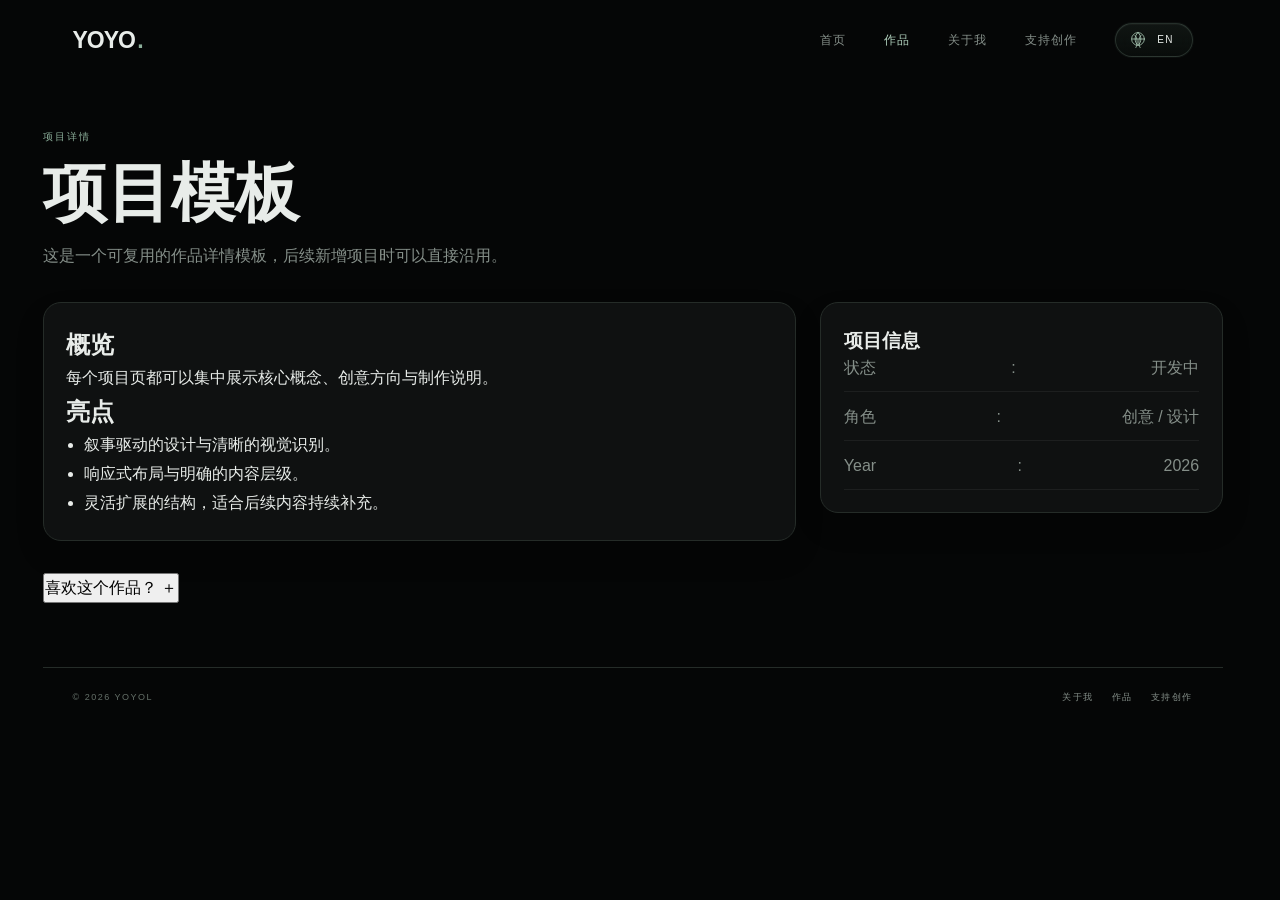
<file: works/projects/template/index.html>
<!DOCTYPE html>
<html lang="en">
  <head>
    <meta charset="UTF-8" />
    <meta name="viewport" content="width=device-width, initial-scale=1.0" />
    <title>Project Detail | Works</title>
    <meta name="description" content="Project detail template page." />
    <link rel="icon" type="image/png" href="../../../assets/favicon.png" />
    <link rel="stylesheet" href="../../../style.css" />
    <link rel="stylesheet" href="../../../site-theme.css" />
    <link rel="stylesheet" href="./project.css" />
  </head>
  <body class="project-page">
    <div class="page-shell">
      <header class="navbar">
        <a href="../../../index.html" class="logo">YOYO<span>.</span></a>

        <button class="menu-toggle" id="menuToggle" aria-label="打开导航菜单" aria-expanded="false">
          <span></span>
          <span></span>
        </button>

        <nav class="nav-links" id="navLinks" aria-label="Main navigation">
          <a href="../../../index.html" data-i18n="navHome">Home</a>
          <a href="../../index.html" class="active" data-i18n="navWorks">Works</a>
          <a href="../../../about/index.html" data-i18n="navAbout">About</a>
          <a href="../../../support/index.html" data-i18n="navSupport">Support</a>

          <div class="language-switch" aria-label="Language selection">
            <button type="button" class="lang-trigger" aria-label="Switch language">
              <svg class="lang-globe" viewBox="0 0 24 24" aria-hidden="true" focusable="false">
                <circle cx="12" cy="12" r="8.5"></circle>
                <path d="M4 12h16M12 3.5c2.5 2.3 3.8 5.1 3.8 8.5S14.5 18.2 12 20.5C9.5 18.2 8.2 15.4 8.2 12S9.5 5.8 12 3.5Z"></path>
                <path d="M8 7.2c1.8 1.6 2.8 4.2 2.8 8.8s-1 7.2-2.8 8.8M16 7.2c-1.8 1.6-2.8 4.2-2.8 8.8s1 7.2 2.8 8.8"></path>
              </svg>
              <span class="lang-current" data-lang-label>中文</span>
            </button>
          </div>
        </nav>
      </header>

      <main class="project-main site-container">
        <article class="project-article">
          <div class="project-hero">
            <p class="eyebrow" data-i18n="projectTemplateEyebrow">Project Detail</p>
            <h1 data-i18n="projectTemplateTitle">Project Template</h1>
            <p class="lede" data-i18n="projectTemplateIntro">
              This page is a reusable detail template for future entries in the portfolio.
            </p>
          </div>

          <div class="project-grid">
            <section class="project-copy">
              <h2 data-i18n="projectTemplateOverview">Overview</h2>
              <p data-i18n="projectTemplateOverviewText">
                Each project page can present the core concept, creative direction, and production notes in a focused format.
              </p>

              <h2 data-i18n="projectTemplateHighlights">Highlights</h2>
              <ul>
                <li data-i18n="projectTemplateItemOne">Narrative-driven design and strong visual identity.</li>
                <li data-i18n="projectTemplateItemTwo">Responsive layout and clear storytelling hierarchy.</li>
                <li data-i18n="projectTemplateItemThree">A flexible page structure ready for future additions.</li>
              </ul>
            </section>

            <aside class="project-aside">
              <div class="info-card">
                <h3 data-i18n="projectTemplateMeta">Project Info</h3>
                <ul>
                  <li><span data-i18n="projectTemplateStatusLabel">Status</span>: <span data-i18n="projectTemplateStatusValue">In Development</span></li>
                  <li><span data-i18n="projectTemplateRoleLabel">Role</span>: <span data-i18n="projectTemplateRoleValue">Creative / Design</span></li>
                  <li><span data-i18n="projectTemplateYearLabel">Year</span>: <span>2026</span></li>
                </ul>
              </div>
            </aside>
          </div>

          <div class="support-inline" data-support="compact"></div>
        </article>
      </main>

      <footer class="site-footer">
        <div class="footer-row">
          <p>© 2026 yoyoL</p>
          <div class="footer-links">
            <a href="../../../about/index.html" data-i18n="navAbout">About</a>
            <a href="../../index.html" data-i18n="navWorks">Works</a>
            <a href="../../../support/index.html" data-i18n="navSupport">Support</a>
          </div>
        </div>
      </footer>
    </div>

    <script src="../../../translations.js"></script>
    <script src="../../../site-common.js"></script>
    <script src="../../../support/support-config.js"></script>
    <script src="../../../support/support.js"></script>
    <script src="./project.js"></script>
  </body>
</html>
</file>
<file: style.css>
/* =========================================
   YOYO PORTFOLIO
   DARK MINIMAL / GAME LIBRARY
========================================= */

/* ---------- 1. Global ---------- */

:root {
    --bg: #050606;
    --surface: #101313;
    --surface-light: #171c19;
    --text: #e8ece9;
    --muted: #858f89;
    --line: #252c28;
    --accent: #8caf9a;
    --accent-bright: #b0d0bc;
    --max-width: 1180px;
    --transition: 0.3s ease;
}

* {
    margin: 0;
    padding: 0;
    box-sizing: border-box;
}

html {
    scroll-behavior: smooth;
    scroll-padding-top: 100px;
    scrollbar-gutter: stable;
}

body {
    font-family: Arial, "Microsoft YaHei", sans-serif;
    background: var(--bg);
    color: var(--text);
    line-height: 1.6;
    overflow-x: hidden;
    background-image:
        linear-gradient(rgba(140, 175, 154, 0.025) 1px, transparent 1px),
        linear-gradient(90deg, rgba(140, 175, 154, 0.025) 1px, transparent 1px);
    background-size: 50px 50px;
}

.site-container {
    width: min(100% - 48px, var(--max-width));
    max-width: var(--max-width);
    margin-inline: auto;
    box-sizing: border-box;
}

body.modal-open {
    overflow: hidden;
}

a {
    color: inherit;
    text-decoration: none;
}

button {
    font: inherit;
}

button:focus-visible,
a:focus-visible {
    outline: 2px solid var(--accent-bright);
    outline-offset: 5px;
}

::selection {
    background: var(--accent);
    color: #050606;
}

.scroll-top-badge {
    position: fixed;
    right: 26px;
    bottom: 26px;
    z-index: 120;
    display: inline-flex;
    flex-direction: column;
    align-items: center;
    justify-content: center;
    gap: 2px;
    width: 56px;
    height: 56px;
    border: 1px solid rgba(176, 208, 188, 0.4);
    border-radius: 50%;
    background: rgba(11, 15, 13, 0.9);
    box-shadow: 0 14px 30px rgba(0, 0, 0, 0.28);
    color: var(--accent-bright);
    cursor: pointer;
    opacity: 0;
    pointer-events: none;
    transform: translate(var(--move-x, 0px), calc(var(--move-y, 0px) + 12px));
    transition: opacity 0.25s ease, transform 0.25s ease, border-color 0.25s ease, box-shadow 0.25s ease;
}

.scroll-top-badge.visible {
    opacity: 1;
    pointer-events: auto;
    transform: translate(var(--move-x, 0px), var(--move-y, 0px));
}

.scroll-top-badge:hover,
.scroll-top-badge:focus-visible {
    border-color: rgba(176, 208, 188, 0.8);
    box-shadow: 0 18px 34px rgba(0, 0, 0, 0.38);
}

.scroll-top-text {
    font-size: 8px;
    letter-spacing: 1.5px;
    line-height: 1;
}

.scroll-top-arrow {
    font-size: 18px;
    line-height: 1;
}


/* ---------- 2. Navigation ---------- */

.navbar {
    width: 100%;
    max-width: var(--max-width);
    margin: 0 auto;
    padding: 22px 30px 18px;
    display: flex;
    align-items: center;
    justify-content: space-between;
    position: relative;
    z-index: 100;
}

.logo {
    font-size: 23px;
    font-weight: 800;
    letter-spacing: -1px;
}

.logo span {
    color: var(--accent);
}

.nav-links {
    display: flex;
    gap: 38px;
    align-items: center;
}

.nav-links a {
    font-size: 12px;
    color: var(--muted);
    letter-spacing: 1px;
    text-transform: uppercase;
    transition: color var(--transition);
}

.nav-links a:hover {
    color: var(--accent-bright);
}

.language-switch {
    position: relative;
    display: inline-flex;
    align-items: center;
    z-index: 30;
}

.lang-trigger {
    display: inline-flex;
    align-items: center;
    justify-content: center;
    gap: 8px;
    min-width: 78px;
    padding: 7px 12px 7px 10px;
    border: 1px solid rgba(140, 175, 154, 0.22);
    border-radius: 999px;
    background: linear-gradient(180deg, rgba(18, 24, 21, 0.9), rgba(11, 15, 13, 0.75));
    color: var(--text);
    cursor: pointer;
    backdrop-filter: blur(8px);
    transform: none !important;
    box-shadow: inset 0 1px 0 rgba(255, 255, 255, 0.03), 0 0 0 1px rgba(140, 175, 154, 0.06);
    transition: border-color var(--transition), box-shadow var(--transition), background var(--transition), opacity var(--transition);
}

.lang-trigger:hover,
.lang-trigger:focus-visible {
    border-color: rgba(176, 208, 188, 0.8);
    background: linear-gradient(180deg, rgba(21, 29, 25, 0.96), rgba(13, 18, 16, 0.85));
    box-shadow: 0 0 0 1px rgba(176, 208, 188, 0.14), inset 0 1px 0 rgba(255, 255, 255, 0.04);
    transform: none !important;
}

.lang-globe {
    display: inline-block;
    width: 18px;
    height: 18px;
    color: var(--accent-bright);
    flex-shrink: 0;
    transform: translateY(-1px);
}

.lang-globe circle,
.lang-globe path {
    fill: none;
    stroke: currentColor;
    stroke-width: 1.05;
    stroke-linecap: round;
    stroke-linejoin: round;
}

.lang-current {
    display: inline-block;
    min-width: 2.2em;
    text-align: center;
    font-size: 10px;
    letter-spacing: 1.4px;
    text-transform: uppercase;
    color: var(--text);
}

.lang-caret {
    font-size: 10px;
    color: var(--muted);
    transition: transform var(--transition);
}

.language-switch.open .lang-caret {
    transform: rotate(180deg);
}

.lang-menu {
    position: absolute;
    top: calc(100% + 8px);
    right: 0;
    min-width: 108px;
    padding: 8px;
    list-style: none;
    background: rgba(11, 14, 14, 0.96);
    border: 1px solid rgba(140, 175, 154, 0.15);
    border-radius: 12px;
    box-shadow: 0 18px 40px rgba(0, 0, 0, 0.35);
    opacity: 0;
    visibility: hidden;
    transform: translateY(-8px);
    transition: opacity var(--transition), transform var(--transition), visibility var(--transition);
    z-index: 20;
}

.language-switch.open .lang-menu {
    opacity: 1;
    visibility: visible;
    transform: translateY(0);
}

.lang-option {
    width: 100%;
    display: flex;
    align-items: center;
    justify-content: flex-start;
    padding: 8px 10px;
    border: none;
    border-radius: 8px;
    background: transparent;
    color: var(--muted);
    cursor: pointer;
    font-size: 10px;
    letter-spacing: 1.3px;
    text-transform: uppercase;
    transition: background var(--transition), color var(--transition);
}

.lang-option:hover,
.lang-option.active {
    background: rgba(140, 175, 154, 0.08);
    color: var(--accent-bright);
}

.menu-toggle {
    display: none;
    background: none;
    border: none;
    cursor: pointer;
}

/* ---------- 3. Hero ---------- */

.hero {
    max-width: var(--max-width);
    min-height: 420px;
    margin: 0 auto;
    padding: 32px 30px 54px;
    position: relative;
    display: flex;
    flex-direction: column;
    align-items: flex-start;
    justify-content: center;
}

.hero::after {
    content: "";
    position: absolute;
    width: 450px;
    height: 450px;
    right: 3%;
    top: 15%;
    background: radial-gradient(
        circle,
        rgba(90, 130, 105, 0.10),
        transparent 70%
    );
    pointer-events: none;
    z-index: -1;
}

.hero-label {
    display: flex;
    align-items: center;
    gap: 10px;
    color: var(--accent);
    font-size: 11px;
    letter-spacing: 2px;
    margin-bottom: 30px;
}

.status-dot {
    width: 7px;
    height: 7px;
    border-radius: 50%;
    background: var(--accent);
    box-shadow: 0 0 12px rgba(140, 175, 154, 0.7);
}

.hero h1 {
    font-size: clamp(52px, 7vw, 94px);
    font-weight: 800;
    line-height: 0.98;
    letter-spacing: -4px;
    margin-bottom: 26px;
}

.outline-text {
    color: transparent;
    -webkit-text-stroke: 1px var(--accent);
}

.hero-description {
    color: var(--muted);
    font-size: 16px;
    line-height: 2;
    margin-bottom: 35px;
    max-width: 680px;
}

.hero-actions {
    display: flex;
    align-items: center;
    gap: 30px;
}

.button {
    display: inline-flex;
    align-items: center;
    gap: 22px;
    padding: 15px 23px;
    font-size: 12px;
    letter-spacing: 1px;
    transition: all var(--transition);
}

.button-primary {
    background: var(--accent);
    color: #07100a;
    font-weight: 700;
}

.button-primary:hover {
    background: var(--accent-bright);
    transform: translateY(-3px);
}

.button span {
    font-size: 17px;
}

.text-link {
    color: var(--muted);
    font-size: 12px;
    transition: color var(--transition);
}

.text-link:hover {
    color: var(--accent-bright);
}

.hero-meta {
    width: 100%;
    display: flex;
    justify-content: space-between;
    margin-top: 72px;
    padding-top: 18px;
    border-top: 1px solid var(--line);
    color: #68716b;
    font-size: 10px;
    letter-spacing: 1.5px;
}


/* ---------- 4. Common Sections ---------- */

.section {
    max-width: var(--max-width);
    margin: 0 auto;
    padding: 96px 30px;
}

.section-heading {
    display: flex;
    justify-content: space-between;
    align-items: flex-end;
    gap: 20px;
    margin-bottom: 34px;
}

.eyebrow {
    display: block;
    color: var(--accent);
    font-size: 10px;
    letter-spacing: 2px;
    margin-bottom: 17px;
}

.section-heading h2,
.about-copy h2,
.contact-section h2 {
    font-size: clamp(34px, 4vw, 58px);
    font-weight: 700;
    letter-spacing: -0.06em;
    line-height: 1.04;
    margin: 0;
}

.accent {
    color: var(--accent);
}

.section-heading > p {
    color: #7d887f;
    font-size: 11px;
    line-height: 1.8;
    letter-spacing: 1.5px;
    text-transform: uppercase;
    text-align: right;
    max-width: 360px;
}

.about-section {
    padding-top: 70px;
    padding-bottom: 24px;
}

.about-layout {
    display: grid;
    grid-template-columns: minmax(220px, 300px) minmax(0, 1fr);
    gap: 34px;
    align-items: start;
    min-width: 0;
}

.about-avatar-panel {
    display: flex;
    justify-content: center;
    min-width: 0;
}

.about-avatar-frame {
    position: relative;
    width: min(100%, 280px);
    aspect-ratio: 4 / 5;
    padding: 10px;
    border: 1px solid rgba(176, 208, 188, 0.18);
    background: linear-gradient(180deg, rgba(11, 17, 15, 0.8), rgba(19, 25, 22, 0.95));
    box-shadow: 0 16px 46px rgba(0, 0, 0, 0.18);
}

.about-avatar-frame::before {
    content: "";
    position: absolute;
    inset: 10px;
    border: 1px solid rgba(176, 208, 188, 0.12);
    pointer-events: none;
}

.about-avatar-frame img {
    width: 100%;
    height: 100%;
    object-fit: cover;
    display: block;
    filter: contrast(1.08);
}

.about-copy {
    max-width: 760px;
    min-width: 0;
    min-height: 440px;
    display: flex;
    flex-direction: column;
    justify-content: flex-start;
}

.about-copy h2 {
    margin-bottom: 18px;
}

.about-lead {
    font-size: 17px;
    line-height: 1.8;
    color: var(--text);
    margin-bottom: 18px;
    max-width: 620px;
    min-width: 0;
    min-height: 95px;
    overflow-wrap: break-word;
    word-break: break-word;
}

.about-text {
    display: flex;
    flex-direction: column;
    gap: 12px;
    margin-bottom: 28px;
    min-width: 0;
}

.about-text p {
    color: #a7b0a9;
    font-size: 15px;
    line-height: 1.9;
    max-width: 640px;
    min-width: 0;
    overflow-wrap: break-word;
    word-break: break-word;
}

.about-links {
    display: flex;
    flex-direction: column;
    align-items: flex-start;
    gap: 12px;
    margin-top: 6px;
}

.contact-stack {
    display: flex;
    flex-direction: column;
    gap: 8px;
}

.contact-row {
    display: inline-flex;
    align-items: center;
    gap: 10px;
    min-height: 20px;
}

.contact-label {
    color: var(--muted);
    font-size: 9px;
    letter-spacing: 1.2px;
    text-transform: uppercase;
    min-width: 64px;
}

.contact-value {
    color: var(--text);
    font-size: 12px;
    line-height: 1.4;
    text-decoration: none;
    transition: opacity var(--transition), color var(--transition);
}

.contact-value:hover,
.contact-value:focus-visible {
    color: var(--accent-bright);
    opacity: 1;
}

.social-buttons-row {
    display: flex;
    flex-wrap: wrap;
    align-items: center;
    gap: 10px;
}

.about-link-github,
.about-link-social {
    display: inline-flex;
    align-items: center;
    justify-content: center;
    gap: 8px;
    width: fit-content;
    min-width: 110px;
    min-height: 34px;
    padding: 0 12px;
    border: 1px solid rgba(176, 208, 188, 0.14);
    background: rgba(12, 17, 14, 0.5);
    color: var(--text);
    text-decoration: none;
    border-radius: 999px;
    font-size: 9px;
    letter-spacing: 0.12em;
    text-transform: uppercase;
    transition: border-color var(--transition), background var(--transition), transform var(--transition);
}

.about-link-github svg,
.about-link-social svg {
    width: 14px;
    height: 14px;
    display: block;
    fill: currentColor;
    flex-shrink: 0;
}

.about-link-github:hover,
.about-link-github:focus-visible,
.about-link-social:hover,
.about-link-social:focus-visible {
    border-color: rgba(176, 208, 188, 0.75);
    background: rgba(17, 22, 19, 0.95);
    transform: translateY(-2px);
}

/* ---------- 5. Experience Timeline ---------- */

.expertise-section {
    padding-top: 12px;
}

.experience-timeline {
    position: relative;
    margin-top: 32px;
    padding-left: 20px;
}

.experience-timeline::before {
    content: "";
    position: absolute;
    left: 0;
    top: 10px;
    bottom: 10px;
    width: 1px;
    background: linear-gradient(180deg, rgba(176, 208, 188, 0.16), rgba(176, 208, 188, 0.55), rgba(176, 208, 188, 0.2));
}

.experience-item {
    position: relative;
    display: grid;
    grid-template-columns: minmax(190px, 230px) minmax(0, 1fr);
    gap: 38px;
    align-items: start;
    padding: 20px 0 18px;
}

.experience-item::before {
    content: "";
    position: absolute;
    left: 0;
    top: 38px;
    width: 14px;
    height: 14px;
    border-radius: 50%;
    background: var(--accent);
    border: 2px solid var(--bg);
    box-shadow: 0 0 0 3px rgba(140, 175, 154, 0.16);
    transform: translateX(-50%);
}

.experience-time {
    position: relative;
    display: flex;
    flex-direction: row;
    align-items: center;
    justify-content: flex-end;
    gap: 8px;
    padding-top: 14px;
    padding-left: 18px;
    padding-right: 18px;
    font-size: 10px;
    letter-spacing: 1.8px;
    text-transform: uppercase;
    color: var(--muted);
    text-align: right;
    min-height: 80px;
}

.experience-time::after {
    content: "";
    position: absolute;
    top: 18px;
    right: 0;
    width: 1px;
    height: calc(100% - 18px);
    background: linear-gradient(180deg, rgba(176, 208, 188, 0.28), rgba(176, 208, 188, 0.08));
}

.experience-time span {
    display: inline-block;
    white-space: nowrap;
    color: var(--muted);
    font-weight: 400;
}

.experience-time .date-separator {
    color: var(--muted);
    opacity: 0.8;
    font-weight: 400;
}

.experience-card {
    position: relative;
    background: linear-gradient(180deg, rgba(13, 17, 15, 0.82), rgba(11, 15, 13, 0.92));
    border: 1px solid rgba(176, 208, 188, 0.12);
    border-radius: 18px;
    padding: 22px 22px 18px;
    box-shadow: 0 16px 40px rgba(0, 0, 0, 0.12), inset 0 1px 0 rgba(255,255,255,0.02);
    transition: border-color var(--transition), box-shadow var(--transition), transform var(--transition);
}

.experience-card:hover {
    border-color: rgba(176, 208, 188, 0.2);
    box-shadow: 0 22px 50px rgba(0, 0, 0, 0.18), inset 0 1px 0 rgba(255,255,255,0.02);
    transform: translateY(-2px);
}

.experience-role {
    font-size: 15px;
    font-weight: 700;
    letter-spacing: -0.03em;
    color: var(--text);
    margin-bottom: 10px;
}

.experience-card p {
    color: #a4aea7;
    font-size: 14px;
    line-height: 1.8;
    margin: 0;
}

.experience-tags {
    list-style: none;
    display: flex;
    flex-wrap: wrap;
    gap: 8px;
    margin-top: 14px;
}

.experience-tags li {
    padding: 7px 10px;
    border-radius: 999px;
    border: 1px solid rgba(176, 208, 188, 0.15);
    background: rgba(176, 208, 188, 0.04);
    color: var(--accent-bright);
    font-size: 9px;
    letter-spacing: 1.1px;
    text-transform: uppercase;
}

@media (max-width: 720px) {
    .experience-timeline {
        padding-left: 10px;
    }

    .experience-timeline::before {
        left: 0;
    }

    .experience-item {
        grid-template-columns: 1fr;
        gap: 12px;
        padding-left: 18px;
    }

    .experience-item::before {
        left: 0;
        top: 28px;
    }

    .experience-time {
        flex-direction: row;
        gap: 10px;
        padding-top: 0;
        padding-left: 18px;
        text-align: left;
        min-height: auto;
    }

    .experience-time::after {
        display: none;
    }
}


/* ---------- 6. Game Library ---------- */

.game-library-section {
    position: relative;
}

.library-toolbar {
    display: flex;
    align-items: center;
    justify-content: space-between;
    padding: 17px 0;
    border-top: 1px solid var(--line);
    border-bottom: 1px solid var(--line);
    margin-bottom: 28px;
}

.library-count,
.library-hint {
    font-size: 10px;
    letter-spacing: 1.5px;
    color: var(--muted);
}

.library-count strong {
    color: var(--accent);
    margin-left: 10px;
}

.library-hint {
    color: #657069;
}

.work-filter-bar {
    display: flex;
    flex-wrap: wrap;
    gap: 10px;
    margin: 0 0 20px;
    padding: 4px 0 10px;
}

.work-filter-btn {
    border: 1px solid rgba(176, 208, 188, 0.14);
    background: rgba(13, 17, 15, 0.66);
    color: var(--muted);
    font-size: 10px;
    letter-spacing: 1.4px;
    text-transform: uppercase;
    padding: 9px 14px;
    border-radius: 999px;
    cursor: pointer;
    transition: border-color var(--transition), background var(--transition), color var(--transition), box-shadow var(--transition);
}

.work-filter-btn:hover,
.work-filter-btn:focus-visible {
    border-color: rgba(176, 208, 188, 0.35);
    color: var(--text);
}

.work-filter-btn.active {
    border-color: rgba(176, 208, 188, 0.72);
    background: rgba(176, 208, 188, 0.08);
    color: var(--accent-bright);
    box-shadow: inset 0 1px 0 rgba(255,255,255,0.04);
}

.game-grid {
    display: grid;
    grid-template-columns: repeat(auto-fit, minmax(240px, 1fr));
    gap: 28px 24px;
    padding: 16px 12px 22px;
    overflow: visible;
    scroll-behavior: auto;
    cursor: default;
    justify-content: start;
}

.game-grid.dragging {
    cursor: default;
}

.game-card {
    position: relative;
    display: flex;
    flex-direction: column;
    width: 100%;
    max-width: 260px;
    height: 100%;
    text-align: left;
    border: none;
    padding: 0;
    background: transparent;
    color: var(--text);
    cursor: pointer;
    min-width: 0;
    transform: none;
    transform-origin: center bottom;
    transition: filter 0.28s ease, opacity 0.28s ease;
    scroll-snap-align: unset;
    filter: saturate(0.9);
}

.game-card:hover,
.game-card:focus-visible,
.game-card.is-active {
    filter: saturate(1.05) brightness(1.05);
}

.game-cover {
    position: relative;
    width: 100%;
    aspect-ratio: 4 / 5;
    overflow: hidden;
    background: var(--surface);
    border: 1px solid rgba(34, 42, 37, 0.9);
    border-radius: 4px;
    transition:
        border-color 0.3s ease,
        box-shadow 0.3s ease,
        transform 0.3s ease;
    box-shadow: 0 0 0 rgba(0, 0, 0, 0);
}

.game-card:hover .game-cover,
.game-card:focus-visible .game-cover,
.game-card.is-active .game-cover {
    border-color: rgba(176, 208, 188, 0.8);
    box-shadow: 0 0 0 1px rgba(176, 208, 188, 0.28), 0 18px 32px rgba(0, 0, 0, 0.32);
}

.game-number {
    position: absolute;
    z-index: 3;
    top: 15px;
    left: 16px;
    font-size: 11px;
    letter-spacing: 1px;
    color: rgba(255, 255, 255, 0.65);
}

.game-card-status {
    position: absolute;
    z-index: 3;
    bottom: 15px;
    left: 16px;
    padding: 6px 9px;
    font-size: 9px;
    letter-spacing: 1px;
    color: var(--accent-bright);
    background: rgba(5, 8, 6, 0.78);
    border: 1px solid rgba(140, 175, 154, 0.25);
}

.game-card-overlay {
    position: absolute;
    inset: 0;
    z-index: 2;
    display: flex;
    align-items: center;
    justify-content: center;
    background: rgba(3, 7, 4, 0.72);
    color: var(--accent-bright);
    font-size: 12px;
    letter-spacing: 2px;
    opacity: 0;
    transition: opacity var(--transition);
}

.game-card:hover .game-card-overlay,
.game-card:focus-visible .game-card-overlay {
    opacity: 1;
}


/* ---------- 6. Generated Cover Artwork ---------- */

.generated-cover,
.modal-cover-placeholder {
    position: absolute;
    inset: 0;
    display: flex;
    flex-direction: column;
    justify-content: center;
    align-items: center;
    text-align: center;
    padding: 25px;
    overflow: hidden;
    transition: transform 0.6s ease;
}

.game-card:hover .generated-cover {
    transform: scale(1.06);
}

.generated-cover::before,
.modal-cover-placeholder::before {
    content: "";
    position: absolute;
    width: 180%;
    height: 180%;
    border: 1px solid rgba(255, 255, 255, 0.12);
    border-radius: 50%;
    transform: rotate(-25deg);
}

.generated-cover::after,
.modal-cover-placeholder::after {
    content: "";
    position: absolute;
    width: 70%;
    aspect-ratio: 1;
    border: 1px solid rgba(255, 255, 255, 0.15);
    border-radius: 50%;
}

.generated-cover strong,
.modal-cover-placeholder strong {
    position: relative;
    z-index: 1;
    font-size: clamp(22px, 3vw, 38px);
    line-height: 1.2;
    letter-spacing: 2px;
    color: #f0f0e8;
    text-shadow: 0 4px 20px rgba(0, 0, 0, 0.5);
}

.cover-decoration,
.modal-cover-placeholder > span {
    position: relative;
    z-index: 1;
    font-size: 10px;
    letter-spacing: 4px;
    margin-bottom: 18px;
    color: rgba(255, 255, 255, 0.65);
}

/* 露希尔 */
.cover-luciel {
    background:
        radial-gradient(ellipse at 50% 35%, #5d6959, transparent 55%),
        linear-gradient(145deg, #18231c, #090e0b 70%);
}

/* 超级破坏球 */
.cover-super-block-crash {
    background:
        radial-gradient(circle at 50% 45%, #a16d3c, transparent 30%),
        linear-gradient(145deg, #352417, #10100d 75%);
}

/* 平行时空：七夜 */
.cover-strange-parallel {
    background:
        radial-gradient(ellipse at 50% 40%, #555a83, transparent 45%),
        linear-gradient(145deg, #15192e, #080a12 75%);
}


/* ---------- 7. Real Cover Image ---------- */

.game-cover img {
    width: 100%;
    height: 100%;
    object-fit: cover;
    display: block;
    transition: transform 0.6s ease;
}

.game-card:hover .game-cover img {
    transform: scale(1.06);
}


/* ---------- 8. Game Card Information ---------- */

.game-card-info {
    display: flex;
    flex-direction: column;
    justify-content: flex-start;
    min-height: 96px;
    padding-top: 17px;
}

.game-category {
    display: block;
    color: var(--accent);
    font-size: 9px;
    letter-spacing: 1.7px;
    margin-bottom: 8px;
}

.game-card-info h3 {
    font-size: 20px;
    font-weight: 600;
    min-height: 2.4em;
    margin-bottom: 3px;
    line-height: 1.25;
    transition: color var(--transition);
}

.game-card:hover .game-card-info h3 {
    color: var(--accent-bright);
}

.game-english-title {
    display: block;
    min-height: 1.5em;
    color: #67716b;
    font-size: 10px;
    letter-spacing: 1.5px;
}


/* ---------- 9. Placeholder Cards ---------- */

.game-placeholder {
    cursor: default;
}

.game-placeholder .game-cover {
    border: 1px dashed #303a33;
    background:
        linear-gradient(rgba(140, 175, 154, 0.025) 1px, transparent 1px),
        linear-gradient(90deg, rgba(140, 175, 154, 0.025) 1px, transparent 1px),
        #090c0a;
    background-size: 25px 25px;
}

.game-placeholder:hover .game-cover {
    transform: none;
    border-color: #46564a;
    box-shadow: none;
}

.placeholder-content {
    display: flex;
    flex-direction: column;
    align-items: center;
    gap: 13px;
    color: #657169;
    font-size: 10px;
    letter-spacing: 2px;
}

.placeholder-plus {
    font-size: 42px;
    font-weight: 200;
    color: #536259;
}

.game-placeholder .game-card-status {
    color: #69756d;
    border-color: #303a33;
}

.game-empty-state {
    grid-column: 1 / -1;
    display: flex;
    align-items: center;
    justify-content: center;
    min-height: 180px;
    border: 1px dashed rgba(176, 208, 188, 0.18);
    background: rgba(10, 14, 12, 0.46);
    color: var(--muted);
    letter-spacing: 1.5px;
    text-transform: uppercase;
    font-size: 10px;
}

.library-footer {
    display: flex;
    justify-content: flex-start;
    gap: 24px;
    margin-top: 26px;
    padding-top: 16px;
    border-top: 1px solid var(--line);
    font-size: 10px;
    letter-spacing: 2px;
    color: #69756d;
    text-transform: uppercase;
}


/* ---------- 10. Game Detail Modal ---------- */

.game-modal {
    position: fixed;
    inset: 0;
    z-index: 1000;
    display: flex;
    align-items: center;
    justify-content: center;
    padding: 35px;
    visibility: hidden;
    opacity: 0;
    transition: opacity 0.3s ease, visibility 0.3s ease;
}

.game-modal.active {
    visibility: visible;
    opacity: 1;
}

.game-modal-backdrop {
    position: absolute;
    inset: 0;
    background: rgba(0, 0, 0, 0.88);
    backdrop-filter: blur(10px);
}

.game-modal-panel {
    position: relative;
    z-index: 1;
    width: 100%;
    max-width: 1000px;
    max-height: 90vh;
    overflow-y: auto;
    background: #0b0e0c;
    border: 1px solid #303b33;
    box-shadow: 0 30px 100px rgba(0, 0, 0, 0.7);
    transform: translateY(25px);
    transition: transform 0.35s ease;
}

.game-modal.active .game-modal-panel {
    transform: translateY(0);
}

.modal-close {
    position: sticky;
    top: 15px;
    float: right;
    z-index: 10;
    width: 42px;
    height: 42px;
    margin: 15px 15px -57px 0;
    border: 1px solid #465149;
    border-radius: 50%;
    background: rgba(8, 12, 9, 0.85);
    color: var(--text);
    font-size: 26px;
    line-height: 1;
    cursor: pointer;
    transition: all var(--transition);
}

.modal-close:hover {
    color: #07100a;
    background: var(--accent);
    border-color: var(--accent);
}

.modal-content {
    padding: 55px;
}

.modal-hero {
    display: grid;
    grid-template-columns: minmax(220px, 0.8fr) 1.2fr;
    gap: 45px;
    align-items: center;
}

.modal-cover {
    position: relative;
    width: 100%;
    aspect-ratio: 4 / 5;
    overflow: hidden;
    background: var(--surface);
    border: 1px solid var(--line);
}

.modal-cover-image {
    width: 100%;
    height: 100%;
    display: block;
    object-fit: cover;
}

.modal-cover-placeholder {
    position: absolute;
    inset: 0;
}

.modal-intro h2 {
    font-size: clamp(30px, 5vw, 48px);
    line-height: 1.15;
    margin-bottom: 8px;
    letter-spacing: -1px;
}

.modal-english-title {
    color: var(--muted);
    font-size: 11px;
    letter-spacing: 2px;
    margin-bottom: 22px;
}

.modal-status {
    display: inline-block;
    color: var(--accent-bright);
    border: 1px solid rgba(140, 175, 154, 0.35);
    padding: 6px 11px;
    font-size: 9px;
    letter-spacing: 1px;
    margin-bottom: 22px;
}

.modal-description {
    color: #a0aaa3;
    font-size: 14px;
    line-height: 2;
    white-space: pre-line;
}


/* ---------- 11. Project Information ---------- */

.modal-project-info {
    display: grid;
    grid-template-columns: repeat(3, 1fr);
    gap: 20px;
    padding: 28px 0;
    margin-top: 50px;
    border-top: 1px solid var(--line);
    border-bottom: 1px solid var(--line);
}

.modal-project-info span {
    display: block;
    color: var(--accent);
    font-size: 9px;
    letter-spacing: 1.5px;
    margin-bottom: 9px;
}

.modal-project-info p {
    font-size: 13px;
    color: var(--text);
}


/* ---------- 12. Media Gallery ---------- */

.modal-gallery {
    margin-top: 50px;
}

.modal-section-heading {
    margin-bottom: 25px;
}

.modal-section-heading h3 {
    font-size: 30px;
    letter-spacing: -1px;
}

.media-grid {
    display: grid;
    grid-template-columns: repeat(2, minmax(0, 1fr));
    gap: 18px;
}

.media-item {
    min-width: 0;
    background: #111613;
    border: 1px solid var(--line);
    overflow: hidden;
}

.media-item img,
.media-video iframe {
    display: block;
    width: 100%;
    aspect-ratio: 16 / 9;
    object-fit: cover;
    border: 0;
    background: #080b09;
}

.media-item > p {
    padding: 12px 14px;
    color: var(--muted);
    font-size: 11px;
}

.media-video iframe {
    height: auto;
}

.media-empty {
    grid-column: 1 / -1;
    min-height: 150px;
    display: flex;
    flex-direction: column;
    justify-content: center;
    align-items: center;
    gap: 10px;
    background: #0e120f;
    border: 1px dashed #303a33;
}

.media-empty span {
    color: var(--accent);
    font-size: 10px;
    letter-spacing: 2px;
}

.media-empty p {
    color: #69746d;
    font-size: 12px;
}


/* ---------- 13. Expertise ---------- */

.expertise-section {
    border-top: 1px solid var(--line);
}

.tech-stack-grid {
    display: grid;
    grid-template-columns: repeat(2, minmax(0, 1fr));
    gap: 18px 24px;
    border-top: 1px solid var(--line);
    padding-top: 18px;
}

.tech-group {
    padding: 18px 0 12px;
    border-bottom: 1px solid var(--line);
}

.tech-group h3 {
    margin: 0 0 12px;
    font-size: 12px;
    font-weight: 700;
    letter-spacing: 1.7px;
    text-transform: uppercase;
    color: var(--text);
}

.tech-tags {
    display: flex;
    flex-wrap: wrap;
    gap: 8px;
}

.tech-tags span {
    display: inline-flex;
    align-items: center;
    padding: 7px 10px;
    border: 1px solid rgba(176, 208, 188, 0.12);
    background: rgba(12, 17, 14, 0.28);
    color: #aeb8af;
    font-size: 10px;
    letter-spacing: 0.8px;
    line-height: 1.2;
}


/* ---------- 14. About ---------- */

.about-section {
    border-top: 1px solid var(--line);
}

.about-content {
    display: grid;
    grid-template-columns: 1fr 1fr;
    gap: 80px;
    align-items: start;
}

.about-highlight {
    font-size: clamp(30px, 4vw, 45px);
    line-height: 1.35;
    font-weight: 600;
    letter-spacing: -1.5px;
}

.about-highlight span {
    color: var(--accent);
}

.about-text {
    color: var(--muted);
    font-size: 14px;
    line-height: 2;
}

.about-text p {
    margin-bottom: 20px;
}


/* ---------- 15. Contact ---------- */

.contact-section {
    border-top: 1px solid var(--line);
    text-align: center;
    padding-top: 112px;
    padding-bottom: 96px;
}

.contact-section h2 {
    margin-bottom: 25px;
}

.contact-section h2 span {
    color: var(--accent);
}

.contact-section > p {
    color: var(--muted);
    font-size: 14px;
    margin-bottom: 35px;
}

.contact-section .button {
    display: inline-flex;
}


/* ---------- 16. Footer ---------- */

.footer {
    max-width: var(--max-width);
    margin: 0 auto;
    padding: 22px 30px 30px;
    border-top: 1px solid var(--line);
    display: flex;
    align-items: center;
    justify-content: space-between;
}

.footer {
    justify-content: center;
}

.footer > span {
    color: #657069;
    font-size: 9px;
    letter-spacing: 1.5px;
    text-align: center;
}


/* ---------- 17. Responsive: Tablet ---------- */

@media (max-width: 800px) {

    .hero {
        min-height: 570px;
        padding-top: 100px;
    }

    .hero-meta {
        margin-top: 70px;
    }

    .game-grid {
        gap: 28px 17px;
    }

    .game-card-info h3 {
        font-size: 17px;
    }

    .about-content {
        gap: 40px;
    }

    .modal-content {
        padding: 35px;
    }

    .modal-hero {
        gap: 25px;
    }

}


/* ---------- 18. Responsive: Mobile ---------- */

@media (max-width: 720px) {
    .about-layout {
        grid-template-columns: 1fr;
        gap: 24px;
    }

    .about-avatar-frame {
        width: min(100%, 220px);
    }

    .about-copy {
        min-height: auto;
    }

    .about-lead {
        font-size: 15px;
        line-height: 1.7;
    }

    .about-text p {
        font-size: 14px;
    }

    .contact-row {
        flex-direction: column;
        align-items: flex-start;
        gap: 4px;
    }

    .contact-label {
        min-width: 0;
    }

    .social-buttons-row {
        width: 100%;
        display: grid;
        grid-template-columns: repeat(2, minmax(0, 1fr));
        gap: 10px;
    }

    .about-link-github,
    .about-link-social {
        width: 100%;
        min-width: 0;
        justify-content: center;
    }
}

@media (max-width: 600px) {

    .navbar {
        padding: 22px 20px;
    }

    .logo {
        font-size: 20px;
    }

    .menu-toggle {
        display: flex;
        flex-direction: column;
        gap: 6px;
        padding: 8px;
        z-index: 110;
    }

    .menu-toggle span {
        width: 23px;
        height: 1px;
        background: var(--text);
    }

    .nav-links {
        display: none;
        position: absolute;
        top: 75px;
        left: 20px;
        right: 20px;
        flex-direction: column;
        align-items: stretch;
        gap: 0;
        padding: 12px 20px;
        background: #101512;
        border: 1px solid var(--line);
    }

    .nav-links.active {
        display: flex;
    }

    .nav-links a {
        padding: 15px 0;
        border-bottom: 1px solid var(--line);
    }

    .nav-links a:last-child {
        border-bottom: none;
    }

    .language-switch {
        width: 100%;
        margin-top: 8px;
    }

    .lang-trigger {
        width: 100%;
        justify-content: center;
    }

    .hero {
        min-height: 570px;
        padding: 90px 20px 60px;
    }

    .hero h1 {
        font-size: clamp(55px, 14vw, 75px);
        letter-spacing: -3px;
    }

    .hero-description {
        font-size: 14px;
    }

    .hero-actions {
        gap: 18px;
        flex-wrap: wrap;
    }

    .hero-meta {
        flex-direction: column;
        gap: 12px;
        margin-top: 70px;
    }

    .section {
        padding: 80px 20px;
    }

    .section-heading {
        align-items: flex-start;
        flex-direction: column;
        gap: 20px;
        margin-bottom: 35px;
    }

    .section-heading > p {
        text-align: left;
    }

    .game-grid {
        grid-template-columns: repeat(2, minmax(0, 1fr));
        gap: 27px 13px;
    }

    .game-card {
        max-width: none;
    }

    .game-cover {
        aspect-ratio: 3 / 4;
    }

    .game-card-info h3 {
        font-size: 16px;
    }

    .game-category {
        font-size: 8px;
    }

    .game-english-title {
        font-size: 8px;
    }

    .library-hint {
        font-size: 8px;
        text-align: right;
    }

    .library-footer {
        font-size: 8px;
    }

    .experience-item {
        grid-template-columns: 30px 1fr 20px;
        gap: 10px;
        padding: 22px 0;
    }

    .experience-item h3 {
        font-size: 15px;
    }

    .experience-item p {
        font-size: 11px;
        line-height: 1.7;
    }

    .about-content {
        grid-template-columns: 1fr;
        gap: 30px;
    }

    .about-highlight {
        font-size: 34px;
    }

    .contact-section h2 {
        font-size: 45px;
        letter-spacing: -2px;
    }

    .footer {
        padding: 25px 20px;
        flex-wrap: wrap;
        gap: 15px;
    }

    .footer > span {
        font-size: 8px;
    }

    /* Mobile Modal */

    .game-modal {
        padding: 10px;
    }

    .game-modal-panel {
        max-height: 94vh;
    }

    .modal-content {
        padding: 55px 20px 25px;
    }

    .modal-close {
        position: absolute;
        top: 10px;
        right: 10px;
        margin: 0;
    }

    .modal-hero {
        grid-template-columns: 1fr;
        gap: 25px;
    }

    .modal-cover {
        max-width: 230px;
        margin: 0 auto;
    }

    .modal-intro h2 {
        font-size: 34px;
    }

    .modal-project-info {
        grid-template-columns: 1fr;
        gap: 20px;
        margin-top: 35px;
    }

    .media-grid {
        grid-template-columns: 1fr;
    }

}

@media (max-width: 420px) {
    .game-grid {
        grid-template-columns: 1fr;
    }

    .social-buttons-row {
        grid-template-columns: 1fr;
    }

    .hero h1 {
        font-size: clamp(48px, 18vw, 60px);
    }

    .section-heading h2,
    .about-copy h2,
    .contact-section h2 {
        font-size: clamp(28px, 10vw, 42px);
    }
}


/* ---------- 19. Reduced Motion ---------- */

@media (prefers-reduced-motion: reduce) {

    *,
    *::before,
    *::after {
        scroll-behavior: auto !important;
        animation-duration: 0.01ms !important;
        transition-duration: 0.01ms !important;
    }

}

/* =========================================
   GAME MEDIA - STEAM STYLE CAROUSEL
========================================= */

.media-carousel {
    width: 100%;
    margin-top: 24px;
}

.media-stage {
    position: relative;
    width: 100%;
    aspect-ratio: 16 / 9;
    background: #050606;
    border: 1px solid #252c28;
    border-radius: 8px;
    overflow: hidden;
}

.media-stage-content {
    width: 100%;
    height: 100%;
    display: flex;
    align-items: center;
    justify-content: center;
}

.media-main-video,
.media-main-image,
.media-main-embed {
    display: block;
    width: 100%;
    height: 100%;
    border: 0;
    object-fit: contain;
    background: #050606;
}

.media-main-embed {
    position: absolute;
    inset: 0;
}

.media-arrow {
    position: absolute;
    top: 50%;
    z-index: 5;
    transform: translateY(-50%);
    width: 42px;
    height: 64px;
    border: 1px solid rgba(255,255,255,0.15);
    border-radius: 4px;
    background: rgba(5, 6, 6, 0.75);
    color: #e8ece9;
    font-size: 36px;
    line-height: 1;
    cursor: pointer;
    transition: background 0.2s ease, border-color 0.2s ease;
}

.media-arrow:hover {
    background: #8caf9a;
    border-color: #8caf9a;
    color: #050606;
}

.media-prev {
    left: 12px;
}

.media-next {
    right: 12px;
}

.media-arrow[hidden] {
    display: none !important;
}

.media-counter {
    position: absolute;
    right: 14px;
    bottom: 14px;
    z-index: 5;
    padding: 6px 10px;
    border-radius: 3px;
    background: rgba(5, 6, 6, 0.75);
    color: #e8ece9;
    font-size: 11px;
    letter-spacing: 1px;
    font-variant-numeric: tabular-nums;
}

.media-thumbnails {
    display: flex;
    align-items: stretch;
    gap: 10px;
    width: 100%;
    margin-top: 12px;
    padding: 4px 2px 10px;
    overflow-x: auto;
    scroll-behavior: smooth;
    scrollbar-width: thin;
    scrollbar-color: #46534b #101313;
}

.media-thumbnails::-webkit-scrollbar {
    height: 5px;
}

.media-thumbnails::-webkit-scrollbar-track {
    background: #101313;
}

.media-thumbnails::-webkit-scrollbar-thumb {
    background: #46534b;
    border-radius: 5px;
}

.media-thumb {
    position: relative;
    flex: 0 0 150px;
    aspect-ratio: 16 / 9;
    padding: 0;
    border: 2px solid transparent;
    border-radius: 4px;
    overflow: hidden;
    background: #151a17;
    cursor: pointer;
    opacity: 0.65;
    transition: opacity 0.2s ease, border-color 0.2s ease;
}

.media-thumb:hover {
    opacity: 1;
}

.media-thumb.active {
    border-color: #8caf9a;
    opacity: 1;
}

.media-thumb img {
    display: block;
    width: 100%;
    height: 100%;
    object-fit: cover;
}

.media-thumb-video-placeholder {
    display: flex;
    width: 100%;
    height: 100%;
    flex-direction: column;
    align-items: center;
    justify-content: center;
    gap: 3px;
    color: #aab8ae;
}

.media-thumb-video-placeholder span {
    font-size: 20px;
}

.media-thumb-video-placeholder small {
    font-size: 9px;
    letter-spacing: 1px;
}

.media-thumb-play {
    position: absolute;
    right: 7px;
    bottom: 5px;
    color: #fff;
    font-size: 12px;
    text-shadow: 0 1px 4px #000;
}

.media-caption {
    min-height: 18px;
    margin-top: 8px;
    color: #858f89;
    font-size: 12px;
    line-height: 1.5;
}

.media-caption:empty {
    display: none;
}

.media-empty {
    padding: 48px 20px;
    border: 1px dashed #303832;
    border-radius: 6px;
    text-align: center;
    color: #858f89;
}

.media-empty span {
    font-size: 12px;
    letter-spacing: 2px;
}

.media-empty p {
    margin-top: 10px;
    font-size: 13px;
}

/* Mobile */
@media (max-width: 600px) {
    .media-stage {
        aspect-ratio: 16 / 9;
    }

    .media-arrow {
        width: 32px;
        height: 48px;
        font-size: 28px;
    }

    .media-prev {
        left: 6px;
    }

    .media-next {
        right: 6px;
    }

    .media-thumb {
        flex-basis: 110px;
    }

    .media-thumbnails {
        gap: 7px;
    }
}
</file>
<file: site-theme.css>
:root {
    --site-bg: #050606;
    --site-surface: #101313;
    --site-surface-strong: #171c19;
    --site-surface-soft: rgba(17, 22, 19, 0.9);
    --site-text: #e8ece9;
    --site-text-muted: #858f89;
    --site-line: #252c28;
    --site-accent: #8caf9a;
    --site-accent-bright: #b0d0bc;
    --site-content-width: 1180px;
    --site-radius: 18px;
    --site-transition: 0.3s ease;
}

html,
body {
    background: var(--site-bg);
    color: var(--site-text);
    font-family: Arial, "Microsoft YaHei", sans-serif;
}

html {
    scrollbar-gutter: stable;
}

body {
    background-image:
        linear-gradient(rgba(140, 175, 154, 0.025) 1px, transparent 1px),
        linear-gradient(90deg, rgba(140, 175, 154, 0.025) 1px, transparent 1px);
    background-size: 50px 50px;
}

.site-container {
    width: min(100% - 48px, var(--site-content-width));
    max-width: var(--site-content-width);
    margin-inline: auto;
    box-sizing: border-box;
}

.page-shell,
.works-page,
.support-page,
.project-page,
.about-page {
    background: var(--site-bg);
    color: var(--site-text);
}

.site-header,
.navbar {
    width: 100%;
    max-width: var(--site-content-width);
    margin: 0 auto;
    padding: 22px 30px 18px;
    display: flex;
    align-items: center;
    justify-content: space-between;
    position: relative;
    z-index: 100;
}

.topbar {
    width: 100%;
    display: flex;
    align-items: center;
    justify-content: space-between;
    gap: 20px;
}

.brand,
.logo {
    display: inline-flex;
    align-items: center;
    gap: 0.15rem;
    font-size: 23px;
    font-weight: 800;
    letter-spacing: -1px;
    color: var(--site-text);
}

.brand-mark,
.logo span {
    color: var(--site-accent);
}

.brand-text,
.logo {
    color: var(--site-text);
}

.nav-links {
    display: flex;
    align-items: center;
    gap: 38px;
}

.nav-links a {
    font-size: 12px;
    color: var(--site-text-muted);
    letter-spacing: 1px;
    text-transform: uppercase;
    transition: color var(--site-transition);
}

.nav-links a:hover,
.nav-links a.active {
    color: var(--site-accent-bright);
}

.menu-toggle {
    display: none;
    background: none;
    border: none;
    cursor: pointer;
}

.menu-toggle span {
    display: block;
    width: 23px;
    height: 1px;
    background: var(--site-text);
}

.site-footer,
.footer {
    max-width: var(--site-content-width);
    margin: 0 auto;
    padding: 22px 30px 30px;
    border-top: 1px solid var(--site-line);
    display: flex;
    align-items: center;
    justify-content: center;
}

.footer-row {
    width: 100%;
    display: flex;
    align-items: center;
    justify-content: space-between;
    gap: 12px;
    color: var(--site-text-muted);
    font-size: 9px;
    letter-spacing: 1.5px;
    text-transform: uppercase;
}

.footer-links {
    display: flex;
    align-items: center;
    gap: 18px;
}

.footer-links a {
    color: var(--site-text-muted);
    transition: color var(--site-transition);
}

.footer-links a:hover {
    color: var(--site-accent-bright);
}

.site-footer p,
.footer > span {
    color: #657069;
    font-size: 9px;
    letter-spacing: 1.5px;
    text-align: center;
}

@media (max-width: 600px) {
    .site-header,
    .navbar {
        padding: 22px 20px;
    }

    .menu-toggle {
        display: flex;
        flex-direction: column;
        gap: 6px;
        padding: 8px;
        z-index: 110;
    }

    .nav-links {
        display: none;
        position: absolute;
        top: 75px;
        left: 20px;
        right: 20px;
        flex-direction: column;
        align-items: stretch;
        gap: 0;
        padding: 12px 20px;
        background: #101512;
        border: 1px solid var(--site-line);
    }

    .nav-links.active {
        display: flex;
    }

    .nav-links a {
        padding: 15px 0;
        border-bottom: 1px solid var(--site-line);
    }

    .nav-links a:last-child {
        border-bottom: none;
    }

    .lang-trigger {
        width: 100%;
        justify-content: center;
    }

    .site-footer,
    .footer {
        padding: 25px 20px;
        flex-wrap: wrap;
        gap: 15px;
    }

    .footer-row {
        flex-direction: column;
        justify-content: center;
        align-items: center;
    }
}
</file>
<file: about/about.css>
.about-page {
    min-height: 100vh;
    display: flex;
    flex-direction: column;
    background: var(--bg);
    color: var(--text);
}

.about-page-main {
    flex: 1;
    width: 100%;
    max-width: var(--max-width);
    margin: 0 auto;
    padding: 72px 0 80px;
}

.about-page-section {
    max-width: 840px;
    margin: 0 auto;
    padding-top: 18px;
}

.about-page-header {
    margin-bottom: 30px;
}

.about-page-eyebrow {
    display: block;
    color: var(--accent);
    font-size: 10px;
    letter-spacing: 2px;
    text-transform: uppercase;
    margin-bottom: 12px;
}

.about-page-header h1 {
    font-size: clamp(38px, 5vw, 68px);
    letter-spacing: -0.06em;
    line-height: 1.04;
    margin: 0;
    font-weight: 700;
}

.about-page-content {
    display: flex;
    flex-direction: column;
    gap: 22px;
    padding-top: 10px;
}

.about-page-content p {
    margin: 0;
    color: #a9b3ad;
    font-size: 15px;
    line-height: 1.9;
    max-width: 760px;
}

.about-page-signature {
    color: var(--text) !important;
    font-size: 17px !important;
    line-height: 1.7 !important;
    margin-top: 10px !important;
}

.about-page .footer {
    margin-top: auto;
}

@media (max-width: 600px) {
    .about-page-main {
        padding: 40px 20px 60px;
    }

    .about-page-header h1 {
        font-size: clamp(30px, 11vw, 52px);
    }

    .about-page-content {
        gap: 18px;
    }

    .about-page-content p {
        font-size: 14px;
    }
}
</file>
<file: support/support.css>
.support-page {
  min-height: 100vh;
  background: var(--site-bg);
  color: var(--site-text);
}

.support-main {
  max-width: var(--site-content-width, 1180px);
  margin: 0 auto;
  padding: 2rem 0 4rem;
}

.support-intro {
  padding-top: 1.25rem;
  margin-bottom: 2rem;
}

.support-intro .eyebrow {
  display: block;
  color: var(--site-accent);
  font-size: 10px;
  letter-spacing: 2px;
  text-transform: uppercase;
  margin-bottom: 1rem;
}

.support-intro h1 {
  font-size: clamp(2.5rem, 5vw, 5rem);
  line-height: 1;
  margin: 0 0 1rem;
}

.support-intro .lead {
  max-width: 760px;
  line-height: 1.8;
  color: var(--site-text-muted);
}

.support-principles,
.support-section {
  margin-top: 1rem;
}

.principles-grid {
  display: grid;
  grid-template-columns: repeat(auto-fit, minmax(180px, 1fr));
  gap: 1rem;
}

.principle-card {
  background: rgba(17, 19, 19, 0.92);
  border: 1px solid var(--site-line);
  border-radius: 18px;
  padding: 1.1rem;
  box-shadow: 0 14px 30px rgba(0, 0, 0, 0.12);
}

.principle-card h3 {
  margin: 0 0 0.5rem;
  font-size: 1rem;
}

.principle-card p {
  margin: 0;
  color: var(--site-text-muted);
  line-height: 1.7;
}

.section-header {
  margin-bottom: 1.25rem;
}

.section-kicker {
  font-size: 0.72rem;
  letter-spacing: 0.22em;
  text-transform: uppercase;
  color: var(--site-accent);
  margin-bottom: 0.5rem;
}

.section-header h2 {
  margin: 0;
  font-size: clamp(1.7rem, 3vw, 2.5rem);
}

.support-list {
  display: grid;
  grid-template-columns: repeat(auto-fit, minmax(220px, 1fr));
  gap: 1rem;
}

.support-panel,
.support-card {
  display: block;
  text-decoration: none;
  color: var(--site-text);
  background: rgba(17, 19, 19, 0.92);
  border: 1px solid var(--site-line);
  border-radius: 18px;
  padding: 1.2rem;
  box-shadow: 0 14px 30px rgba(0, 0, 0, 0.12);
}

.support-empty {
  background: rgba(17, 19, 19, 0.92);
  border: 1px dashed rgba(140, 175, 154, 0.3);
  border-radius: 18px;
  padding: 1.25rem;
  color: var(--site-text-muted);
}

.support-panel-label,
.support-card-title {
  display: block;
  font-size: 1.05rem;
  font-weight: 600;
  margin-bottom: 0.45rem;
}

.support-panel-copy,
.support-card-copy {
  color: var(--site-text-muted);
  line-height: 1.7;
  margin: 0;
}

.support-grid {
  display: grid;
  gap: 0.8rem;
}

.support-toggle {
  width: 100%;
  display: flex;
  justify-content: space-between;
  align-items: center;
  gap: 16px;
  background: transparent;
  border: none;
  color: var(--site-text);
  cursor: pointer;
  padding: 0;
  font: inherit;
  text-align: left;
}

.support-toggle-icon {
  display: inline-flex;
  align-items: center;
  justify-content: center;
  width: 24px;
  height: 24px;
  border-radius: 50%;
  border: 1px solid var(--site-line);
  color: var(--site-accent-bright);
  font-size: 18px;
  line-height: 1;
}

.support-panel-body[hidden] {
  display: none;
}

.support-channel {
  display: block;
  text-decoration: none;
  color: var(--site-text);
  background: rgba(15, 18, 17, 0.9);
  border: 1px solid var(--site-line);
  border-radius: 14px;
  padding: 0.9rem 1rem;
}

@media (max-width: 768px) {
  .support-main {
    padding-left: 1rem;
    padding-right: 1rem;
  }
}
</file>
<file: works/works.css>
.works-page {
  min-height: 100vh;
  background: var(--site-bg);
  color: var(--site-text);
}

.works-page-main {
  max-width: var(--site-content-width, 1180px);
  margin: 0 auto;
  padding: 2rem 0 4rem;
}

.page-hero {
  padding-top: 1.5rem;
  margin-bottom: 2.5rem;
}

.page-hero .eyebrow {
  display: block;
  color: var(--site-accent);
  font-size: 10px;
  letter-spacing: 2px;
  text-transform: uppercase;
  margin-bottom: 1rem;
}

.page-hero h1 {
  font-size: clamp(2.5rem, 5vw, 5rem);
  line-height: 0.95;
  margin: 0 0 1rem;
}

.page-hero .intro {
  max-width: 720px;
  font-size: 1.05rem;
  line-height: 1.8;
  color: var(--site-text-muted);
}

.works-section {
  margin-top: 2rem;
}

.section-heading-row {
  display: flex;
  align-items: end;
  justify-content: space-between;
  margin-bottom: 1.25rem;
}

.section-kicker {
  font-size: 0.7rem;
  letter-spacing: 0.2em;
  text-transform: uppercase;
  color: var(--site-accent);
  margin-bottom: 0.45rem;
}

#works-heading {
  font-size: clamp(1.6rem, 2.4vw, 2.6rem);
  margin: 0;
}

.works-filters {
  display: flex;
  flex-wrap: wrap;
  gap: 0.75rem;
  margin: 1.5rem 0 2rem;
}

.works-filter {
  appearance: none;
  border: 1px solid var(--site-line);
  background: rgba(15, 18, 17, 0.8);
  color: var(--site-text);
  border-radius: 999px;
  padding: 0.7rem 1rem;
  font-size: 0.86rem;
  letter-spacing: 0.04em;
  cursor: pointer;
  transition: all 0.2s ease;
}

.works-filter.is-active,
.works-filter:hover {
  border-color: rgba(140, 175, 154, 0.8);
  background: rgba(140, 175, 154, 0.08);
  color: var(--site-accent-bright);
}

.works-grid {
  display: grid;
  grid-template-columns: repeat(auto-fit, minmax(250px, 1fr));
  gap: 1.2rem;
}

.work-card {
  display: block;
  background: rgba(17, 19, 19, 0.92);
  border: 1px solid var(--site-line);
  border-radius: 18px;
  overflow: hidden;
  text-decoration: none;
  color: inherit;
  min-height: 100%;
  transition: transform 0.2s ease, border-color 0.2s ease, box-shadow 0.2s ease;
  box-shadow: 0 14px 30px rgba(0, 0, 0, 0.12);
}

.work-card:hover {
  transform: translateY(-2px);
  border-color: rgba(140, 175, 154, 0.8);
  box-shadow: 0 18px 34px rgba(0, 0, 0, 0.22);
}

.work-card-media {
  position: relative;
  aspect-ratio: 4 / 3;
  overflow: hidden;
  background: rgba(255, 255, 255, 0.03);
}

.work-card-media img {
  display: block;
  width: 100%;
  height: 100%;
  object-fit: cover;
}

.work-card-badge {
  position: absolute;
  right: 0.9rem;
  top: 0.9rem;
  padding: 0.38rem 0.7rem;
  border-radius: 999px;
  background: rgba(9, 10, 16, 0.8);
  border: 1px solid rgba(255, 255, 255, 0.08);
  font-size: 0.7rem;
  letter-spacing: 0.08em;
  text-transform: uppercase;
}

.work-card-content {
  padding: 1.2rem 1.15rem 1.35rem;
}

.work-card-title {
  font-size: 1.28rem;
  margin: 0 0 0.35rem;
}

.work-card-subtitle {
  color: var(--site-text-muted);
  font-size: 0.82rem;
  margin-bottom: 0.8rem;
}

.work-card-description {
  color: #dfe3ef;
  line-height: 1.7;
  margin: 0 0 1rem;
  font-size: 0.92rem;
}

.work-card-meta {
  display: flex;
  justify-content: space-between;
  align-items: center;
  font-size: 0.74rem;
  letter-spacing: 0.06em;
  text-transform: uppercase;
  color: var(--site-text-muted);
}

.work-card-arrow {
  color: var(--site-accent-bright);
  font-size: 1.1rem;
}

@media (max-width: 768px) {
  .works-page-main {
    padding-left: 1rem;
    padding-right: 1rem;
  }

  .works-filters {
    gap: 0.5rem;
  }

  .works-filter {
    padding: 0.6rem 0.8rem;
  }
}
</file>
<file: works/projects/prisoner-of-love/project.css>
.project-page {
  min-height: 100vh;
  background: var(--site-bg);
  color: var(--site-text);
}

.project-main {
  max-width: var(--site-content-width, 1180px);
  margin: 0 auto;
  padding: 2rem 0 4rem;
}

.project-article {
  padding-top: 1.25rem;
}

.project-hero {
  margin-bottom: 2rem;
}

.project-hero .eyebrow {
  display: block;
  color: var(--site-accent);
  font-size: 10px;
  letter-spacing: 2px;
  text-transform: uppercase;
  margin-bottom: 1rem;
}

.project-hero h1 {
  font-size: clamp(2.5rem, 5vw, 4.8rem);
  line-height: 1;
  margin: 0 0 1rem;
}

.project-hero .lede {
  max-width: 720px;
  color: var(--site-text-muted);
  line-height: 1.8;
}

.project-media {
  margin-bottom: 1.5rem;
  border-radius: 18px;
  overflow: hidden;
  border: 1px solid rgba(255, 255, 255, 0.08);
}

.project-media img {
  display: block;
  width: 100%;
  height: auto;
  max-height: 560px;
  object-fit: cover;
}

.project-grid {
  display: grid;
  grid-template-columns: minmax(0, 1.5fr) minmax(250px, 0.8fr);
  gap: 1.5rem;
  align-items: start;
}

.project-copy,
.project-aside {
  background: rgba(17, 19, 19, 0.92);
  border: 1px solid var(--site-line);
  border-radius: 18px;
  padding: 1.4rem;
  box-shadow: 0 14px 30px rgba(0, 0, 0, 0.12);
}

.project-copy h2,
.project-aside h3 {
  margin-top: 0;
}

.project-copy p,
.project-copy li {
  color: var(--site-text);
  line-height: 1.8;
}

.project-copy ul {
  padding-left: 1.15rem;
}

.info-card ul {
  list-style: none;
  padding: 0;
  margin: 0;
  display: grid;
  gap: 0.8rem;
}

.info-card li {
  display: flex;
  justify-content: space-between;
  gap: 1rem;
  color: var(--site-text-muted);
  border-bottom: 1px solid rgba(255, 255, 255, 0.06);
  padding-bottom: 0.6rem;
}

.support-inline {
  margin-top: 2rem;
}

@media (max-width: 768px) {
  .project-grid {
    grid-template-columns: 1fr;
  }

  .project-main {
    padding-left: 1rem;
    padding-right: 1rem;
  }
}
</file>
<file: works/projects/template/project.css>
.project-page {
  min-height: 100vh;
  background: var(--site-bg);
  color: var(--site-text);
}

.project-main {
  max-width: var(--site-content-width, 1180px);
  margin: 0 auto;
  padding: 2rem 0 4rem;
}

.project-article {
  padding-top: 1.25rem;
}

.project-hero {
  margin-bottom: 2rem;
}

.project-hero .eyebrow {
  display: block;
  color: var(--site-accent);
  font-size: 10px;
  letter-spacing: 2px;
  text-transform: uppercase;
  margin-bottom: 1rem;
}

.project-hero h1 {
  font-size: clamp(2.5rem, 5vw, 4.6rem);
  line-height: 1;
  margin: 0 0 1rem;
}

.project-hero .lede {
  max-width: 720px;
  color: var(--site-text-muted);
  line-height: 1.8;
  font-size: 1.02rem;
}

.project-grid {
  display: grid;
  grid-template-columns: minmax(0, 1.5fr) minmax(250px, 0.8fr);
  gap: 1.5rem;
  align-items: start;
}

.project-copy,
.project-aside {
  background: rgba(17, 19, 19, 0.92);
  border: 1px solid var(--site-line);
  border-radius: 18px;
  padding: 1.4rem;
  box-shadow: 0 14px 30px rgba(0, 0, 0, 0.12);
}

.project-copy h2,
.project-aside h3 {
  margin-top: 0;
}

.project-copy p,
.project-copy li {
  color: var(--site-text);
  line-height: 1.8;
}

.project-copy ul {
  padding-left: 1.15rem;
}

.info-card ul {
  list-style: none;
  padding: 0;
  margin: 0;
  display: grid;
  gap: 0.8rem;
}

.info-card li {
  display: flex;
  justify-content: space-between;
  gap: 1rem;
  color: var(--site-text-muted);
  border-bottom: 1px solid rgba(255, 255, 255, 0.06);
  padding-bottom: 0.6rem;
}

.support-inline {
  margin-top: 2rem;
}

@media (max-width: 768px) {
  .project-grid {
    grid-template-columns: 1fr;
  }

  .project-main {
    padding-left: 1rem;
    padding-right: 1rem;
  }
}
</file>
